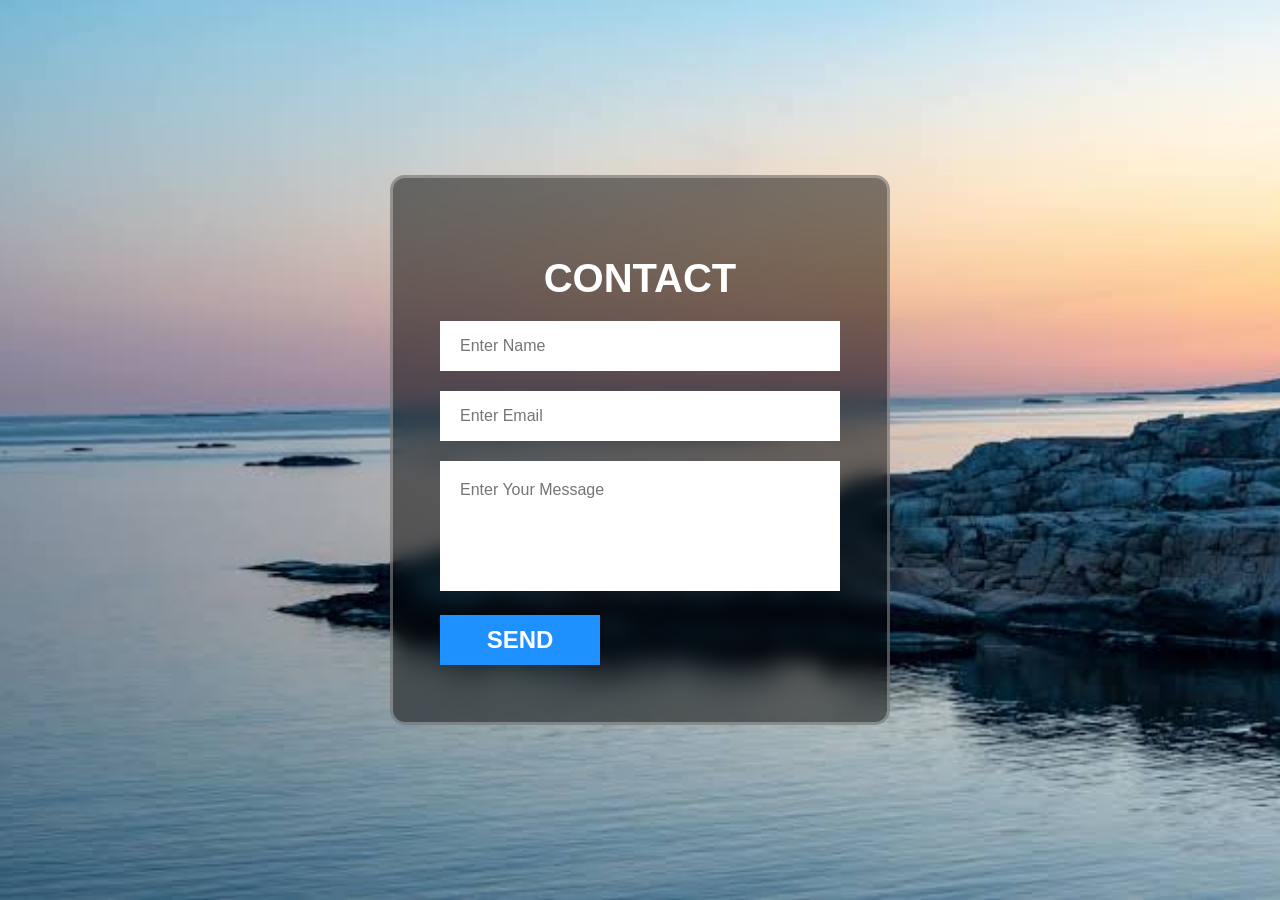
<file: HTML/Class 10/index.html>
<!DOCTYPE html>
<html lang="en">
<head>
    <meta charset="UTF-8">
    <meta name="viewport" content="width=device-width, initial-scale=1.0">
    <title>A. Contact Form</title>
    <link rel="stylesheet" href="style.css">
</head>
<body>
    <div class="container">
        <H1><b>CONTACT</b></H1>
        <form action="">
            <div class="form-group">
                <input type="text" placeholder="Enter Name">
            </div>
            <div class="form-group">
                <input type="email" placeholder="Enter Email">
            </div>
            <div class="form-group"> 
              <textarea  cols="" rows="5" placeholder="Enter Your Message"></textarea>

            </div>

            <input id="button" type="submit" value="send">
        </form>
    </div>
    
</body>
</html>
</file>
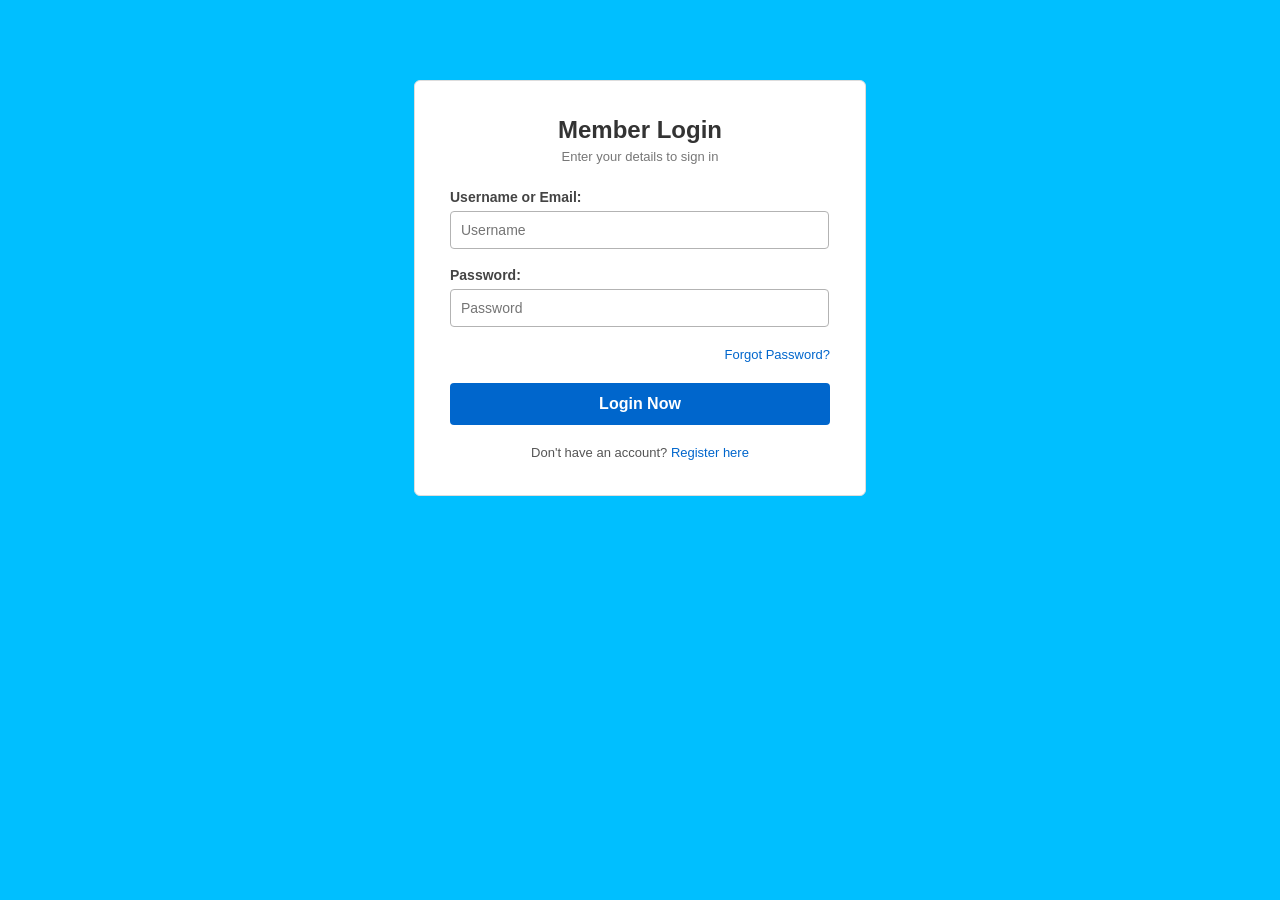
<file: HTML/Class 11/index.html>
<!DOCTYPE html>
<html lang="en">
<head>
    <meta charset="UTF-8">
    <title> A. Login Page</title>
    <link rel="stylesheet" href="style.css">
</head>
<body>

    <div class="login-container">
        <h2>Member Login</h2>
        <p>Enter your details to sign in</p>

        <form action="#" method="POST">
            
            <div class="form-control">
                <label>Username or Email:</label>
                <input type="text" name="username" placeholder="Username" required>
            </div>

            <div class="form-control">
                <label>Password:</label>
                <input type="password" name="password" placeholder="Password" required>
            </div>

        
            <div class="extra-links">
                <a href="#">Forgot Password?</a>
            </div>

            <input type="submit" value="Login Now" class="login-btn">
            
            <div class="signup-link">
                Don't have an account? <a href="#">Register here</a>
            </div>

        </form>
    </div>

</body>
</html>
</file>
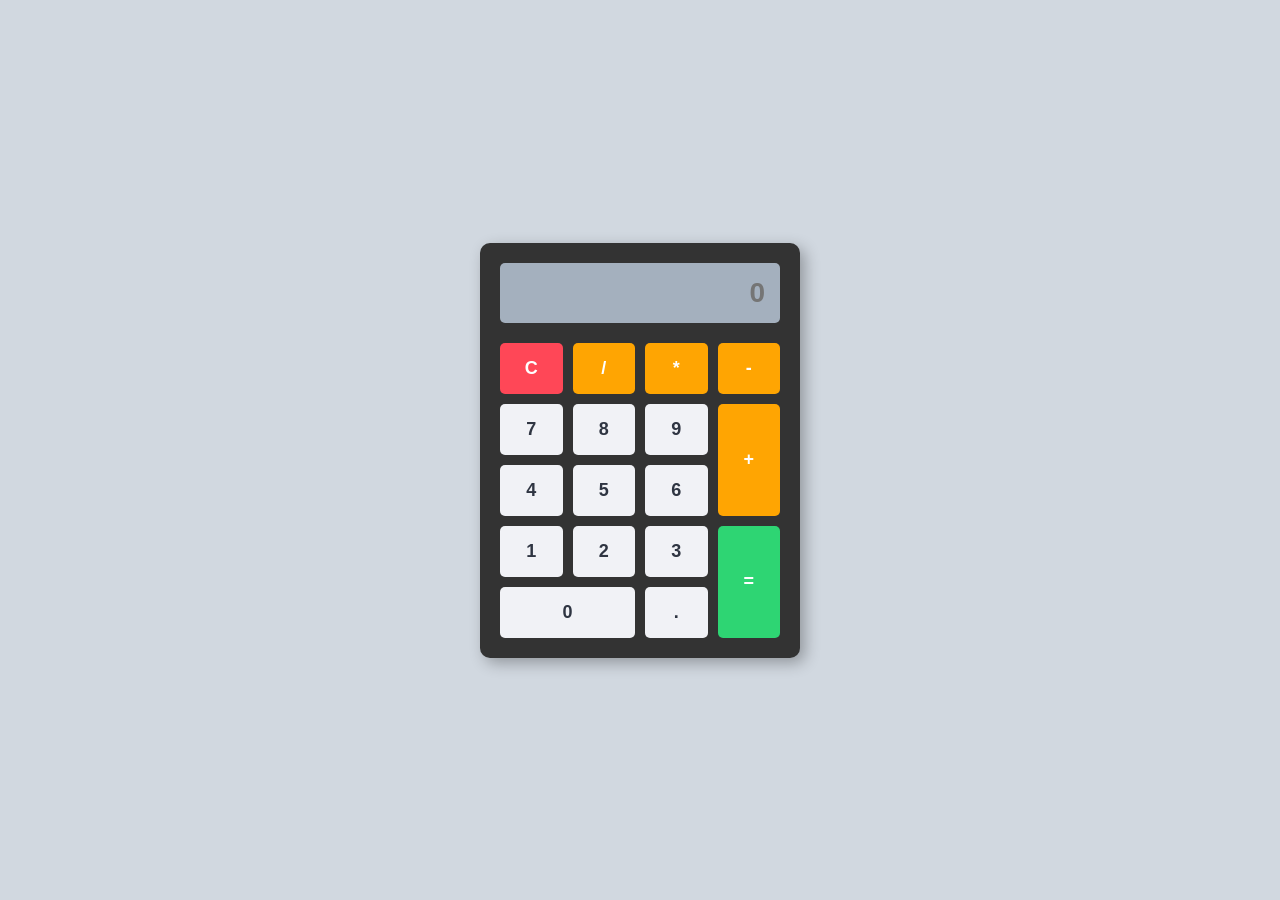
<file: HTML/Class 12/index.html>
<!DOCTYPE html>
<html lang="en">
<head>
    <meta charset="UTF-8">
    <title>My Simple Calculator</title>
    <link rel="stylesheet" href="style.css">
</head>
<body>

    <div class="calculator-box">
        <input type="text" class="display" placeholder="0" readonly>

        
        <div class="buttons-grid">
      
            <button class="btn btn-clear">C</button>
            <button class="btn btn-op">/</button>
            <button class="btn btn-op">*</button>
            <button class="btn btn-op">-</button>

           
            <button class="btn">7</button>
            <button class="btn">8</button>
            <button class="btn">9</button>
            <button class="btn btn-op" style="grid-row: span 2; height: 100%;">+</button> 

            
            <button class="btn">4</button>
            <button class="btn">5</button>
            <button class="btn">6</button>

            
            <button class="btn">1</button>
            <button class="btn">2</button>
            <button class="btn">3</button>
            <button class="btn btn-equal" style="grid-row: span 2; height: 100%;">=</button> 

            
            <button class="btn" style="grid-column: span 2; width: 100%;">0</button> 
            <button class="btn">.</button>
        </div>
    </div>

</body>
</html>
</file>
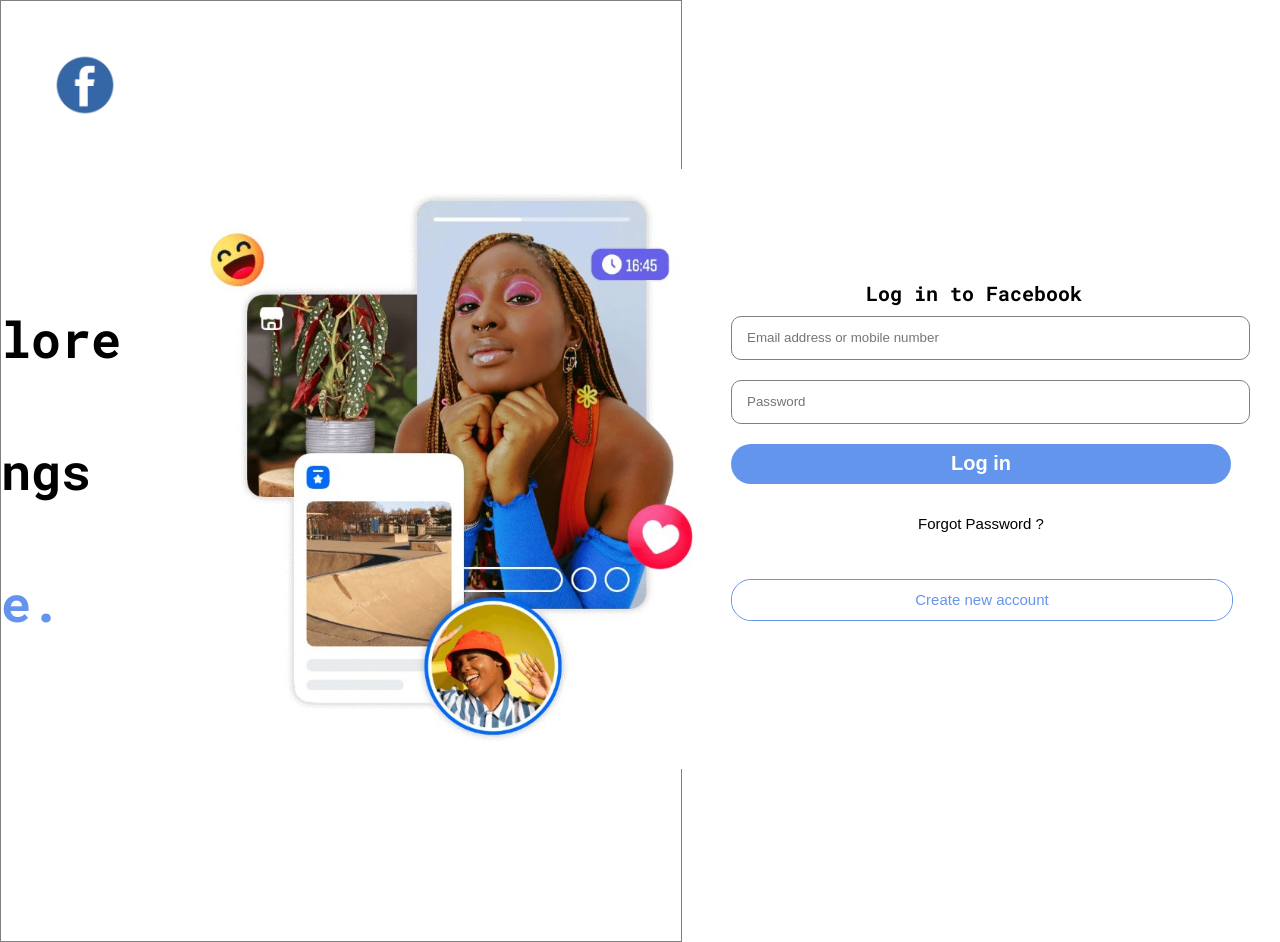
<file: HTML/Class 13/index.html>
<!DOCTYPE html>
<html lang="en">
<head>
    <meta charset="UTF-8">
    <meta name="viewport" content="width=device-width, initial-scale=1.0">
    <title>Facebook Login Page</title>
    <link rel="stylesheet" href="style.css">
    <link rel="preconnect" href="https://fonts.googleapis.com">
<link rel="preconnect" href="https://fonts.gstatic.com" crossorigin>
<link href="https://fonts.googleapis.com/css2?family=Roboto+Mono:ital,wght@0,100..700;1,100..700&display=swap" rel="stylesheet">
    
</head>
<body>
    <div id="container">
      <div id="left-box">
        <img src="img/pngwing.com (6).png" alt="" id="fb-logo">
        <h1>Explore the things <span id="blue"> you love.</span></h1>
        <div>
            <img src="img/Screenshot 2026-09-26 175755.jpg" alt="" width="200px" height="200px">
        </div>
      </div>
      <div id="Right-box">

        <h1>Log in to Facebook</h1>

        <form id="input-forms">

          <div id="email">
            <input type="email" placeholder="Email address or mobile number ">
          </div>

          <div id="password">
            <input type="password" placeholder="Password ">
          </div>

          <div id="login-button"><button>
            Log in 

          </button></div>

          <div id="forgot-password"><button>
            Forgot Password ?
          </button></div>
        
        <div id="new-acc"><button>
            Create new account 
          </button></div>

        </form>
      
    </div>
    
</body>
</html>
</file>
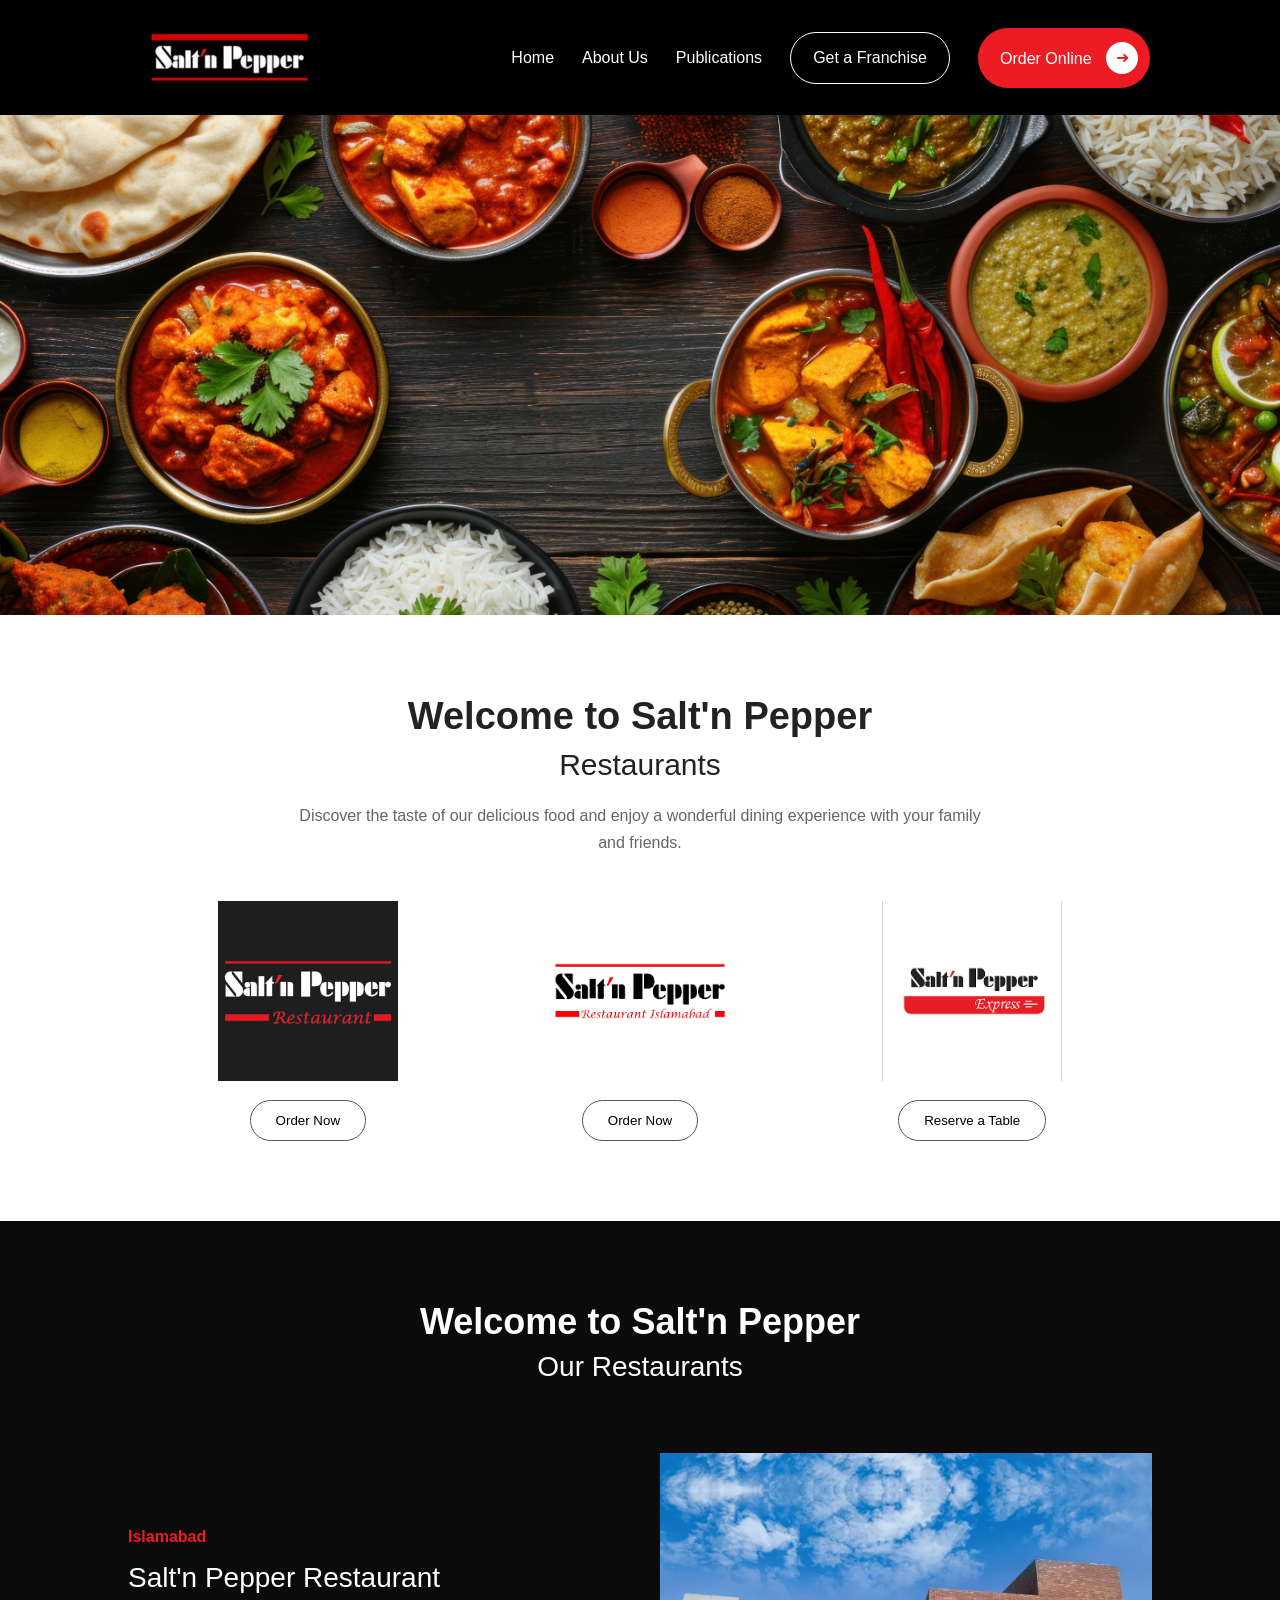
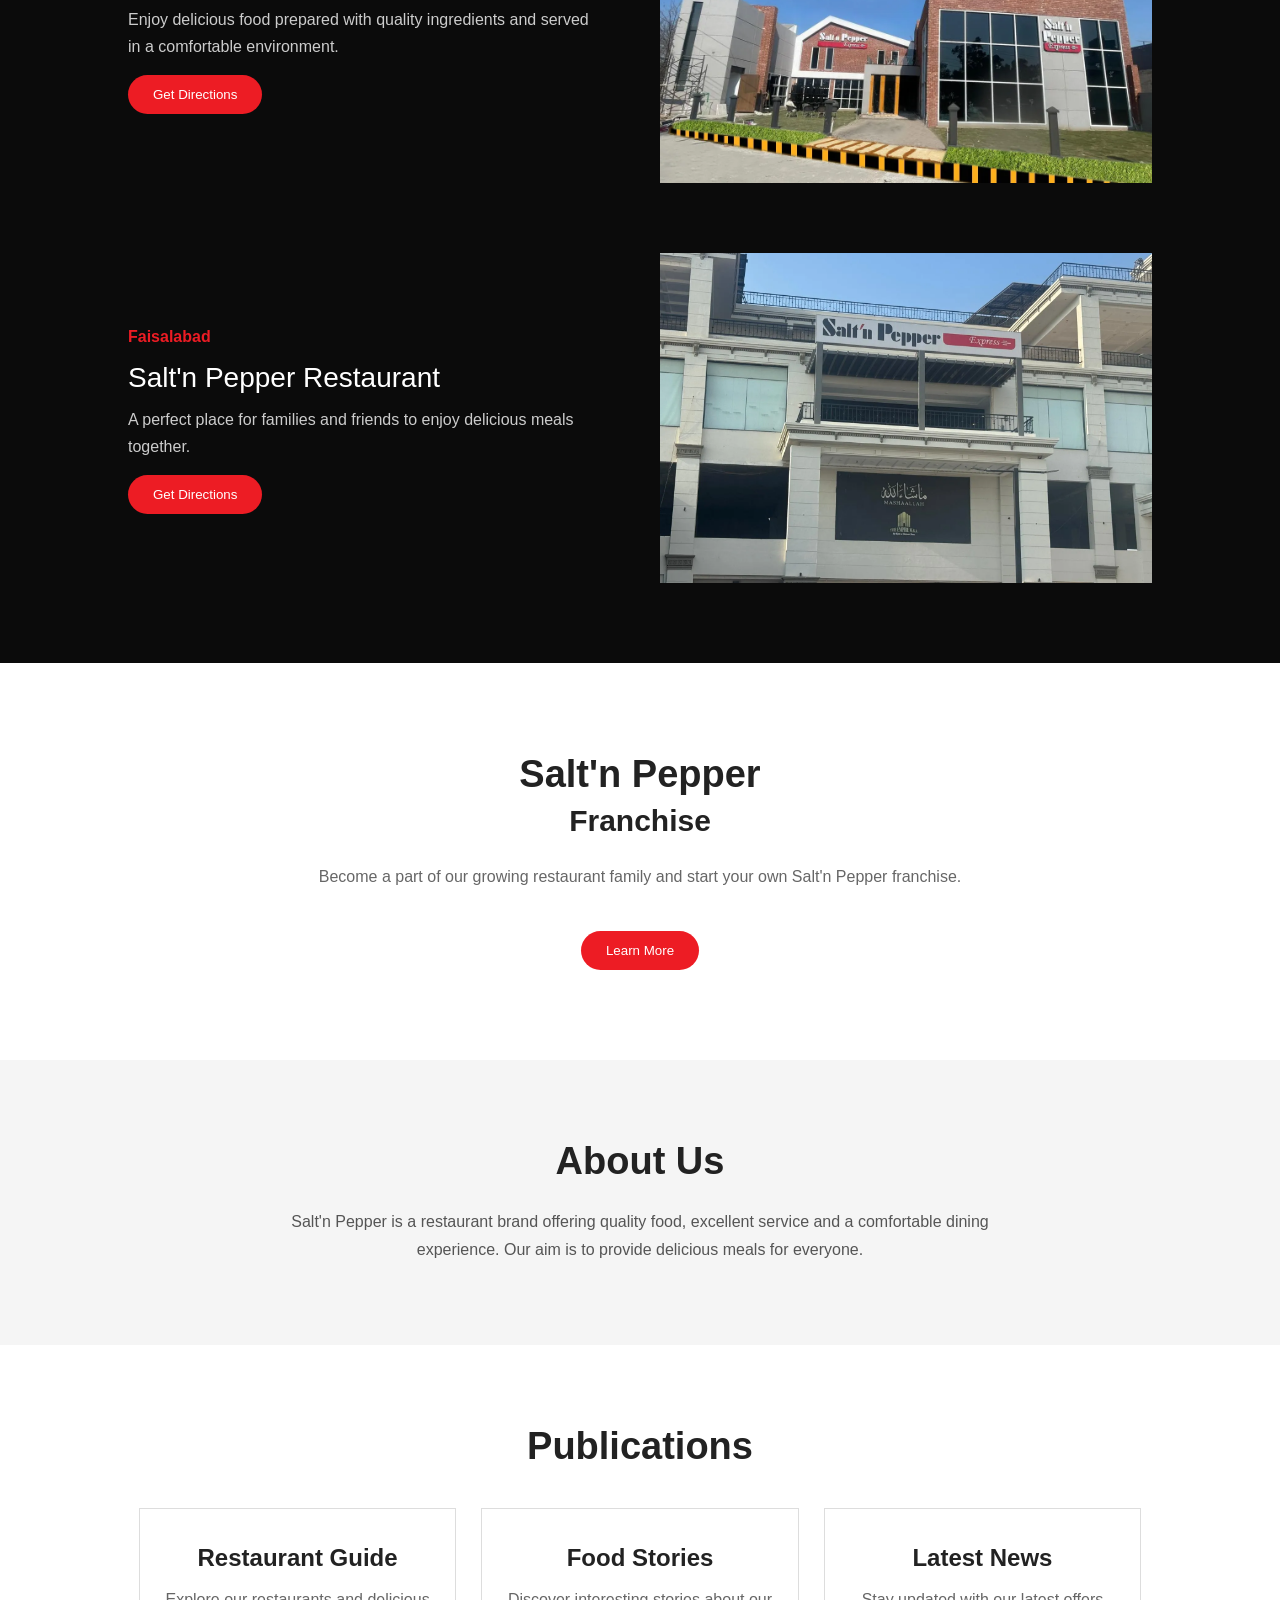
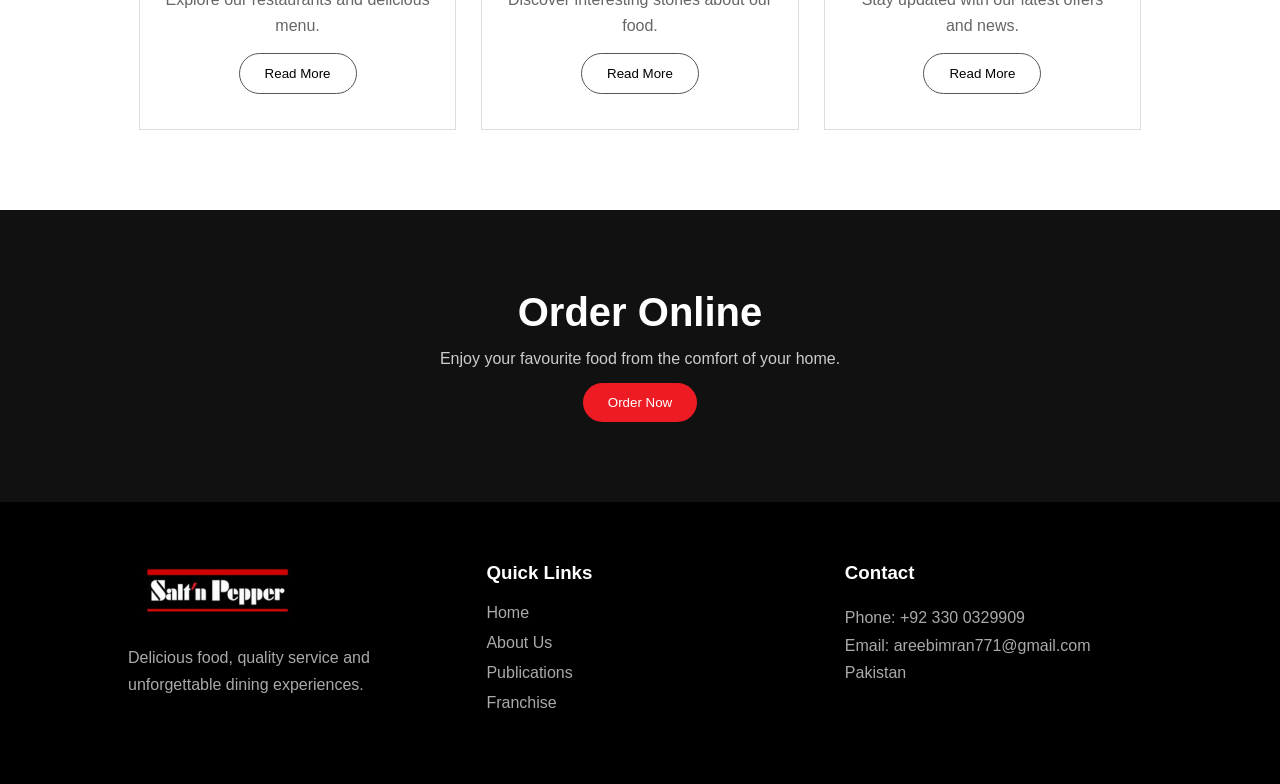
<file: HTML/Class 14/index.html>
<!DOCTYPE html>
<html lang="en">
<head>
    <meta charset="UTF-8">
    <meta name="viewport" content="width=device-width, initial-scale=1.0">
    <title>Salt'n Pepper Restaurant</title>
    <link rel="stylesheet" href="style.css">
    
</head>

<body>

    <nav>
        <div class="logo">
            <img src="img/images.jpg" alt="Salt'n Pepper">
        </div>

        <div class="links">
            <a href="#">Home</a>
            <a href="#about">About Us</a>
            <a href="#publications">Publications</a>
            <a href="#franchise" class="franchise">Get a Franchise</a>
            <a href="#order" class="order">Order Online <span>➜</span></a>
        </div>
    </nav>


    <section class="banner">
        <img src="img/vecteezy_ai-generated-assorted-indian-food-on-dark-wooden-background_36804355.jpg" alt="Restaurant">
    </section>


    <section class="welcome">
        <h1>Welcome to <b>Salt'n Pepper</b></h1>
        <h2>Restaurants</h2>

        <p>
            Discover the taste of our delicious food and enjoy a wonderful
            dining experience with your family and friends.
        </p>

        <div class="boxes">
            <div>
                <img src="img/logo/unnamed.png" alt="Restaurant">
                <button>Order Now</button>
            </div>

            <div>
                <img src="img/logo/images.png" alt="Restaurant">
                <button>Order Now</button>
            </div>

            <div>
                <img src="img/logo/images (1).png" alt="Restaurant">
                <button>Reserve a Table</button>
            </div>
        </div>
    </section>


    <section class="dark">
        <h1>Welcome to <b>Salt'n Pepper</b></h1>
        <h2>Our Restaurants</h2>

        <div class="restaurant">
            <div class="restaurant-text">
                <p class="red">Islamabad</p>
                <h2>Salt'n Pepper Restaurant</h2>
                <p>
                    Enjoy delicious food prepared with quality ingredients
                    and served in a comfortable environment.
                </p>

                <button>Get Directions</button>
            </div>

            <img src="img/bbac9f4a-2970-4bc4-b8a1-541857d96e79.webp" alt="Salt'n Pepper Restaurant">
        </div>

        <div class="restaurant reverse">
            <img src="img/8a2939b7-83fc-4971-b40c-72ced9dfd6f0.webp" alt="Salt'n Pepper Restaurant">

            <div class="restaurant-text">
                <p class="red">Faisalabad</p>
                <h2>Salt'n Pepper Restaurant</h2>
                <p>
                    A perfect place for families and friends to enjoy
                    delicious meals together.
                </p>

                <button>Get Directions</button>
            </div>
        </div>
    </section>


    <section class="franchise-section" id="franchise">
        <h1>Salt'n Pepper</h1>
        <h2>Franchise</h2>

        <p>
            Become a part of our growing restaurant family and start
            your own Salt'n Pepper franchise.
        </p>

        <button>Learn More</button>
    </section>


    <section class="about" id="about">
        <h1>About Us</h1>

        <p>
            Salt'n Pepper is a restaurant brand offering quality food,
            excellent service and a comfortable dining experience.
            Our aim is to provide delicious meals for everyone.
        </p>
    </section>


    <section class="publications" id="publications">
        <h1>Publications</h1>

        <div class="cards">
            <div>
                <h2>Restaurant Guide</h2>
                <p>Explore our restaurants and delicious menu.</p>
                <button>Read More</button>
            </div>

            <div>
                <h2>Food Stories</h2>
                <p>Discover interesting stories about our food.</p>
                <button>Read More</button>
            </div>

            <div>
                <h2>Latest News</h2>
                <p>Stay updated with our latest offers and news.</p>
                <button>Read More</button>
            </div>
        </div>
    </section>


    <section class="order-section" id="order">
        <h1>Order Online</h1>
        <p>Enjoy your favourite food from the comfort of your home.</p>

        <button>Order Now</button>
    </section>


    <footer>
        <div>
            <img src="img/images.jpg" alt="Salt'n Pepper">
            <p>
                Delicious food, quality service and unforgettable
                dining experiences.
            </p>
        </div>

        <div>
            <h3>Quick Links</h3>
            <a href="#">Home</a>
            <a href="#about">About Us</a>
            <a href="#publications">Publications</a>
            <a href="#franchise">Franchise</a>
        </div>

        <div>
            <h3>Contact</h3>
            <p>Phone: +92 330 0329909</p>
            <p>Email: areebimran771@gmail.com</p>
            <p>Pakistan</p>
        </div>
    </footer>

</body>
</html>
</file>
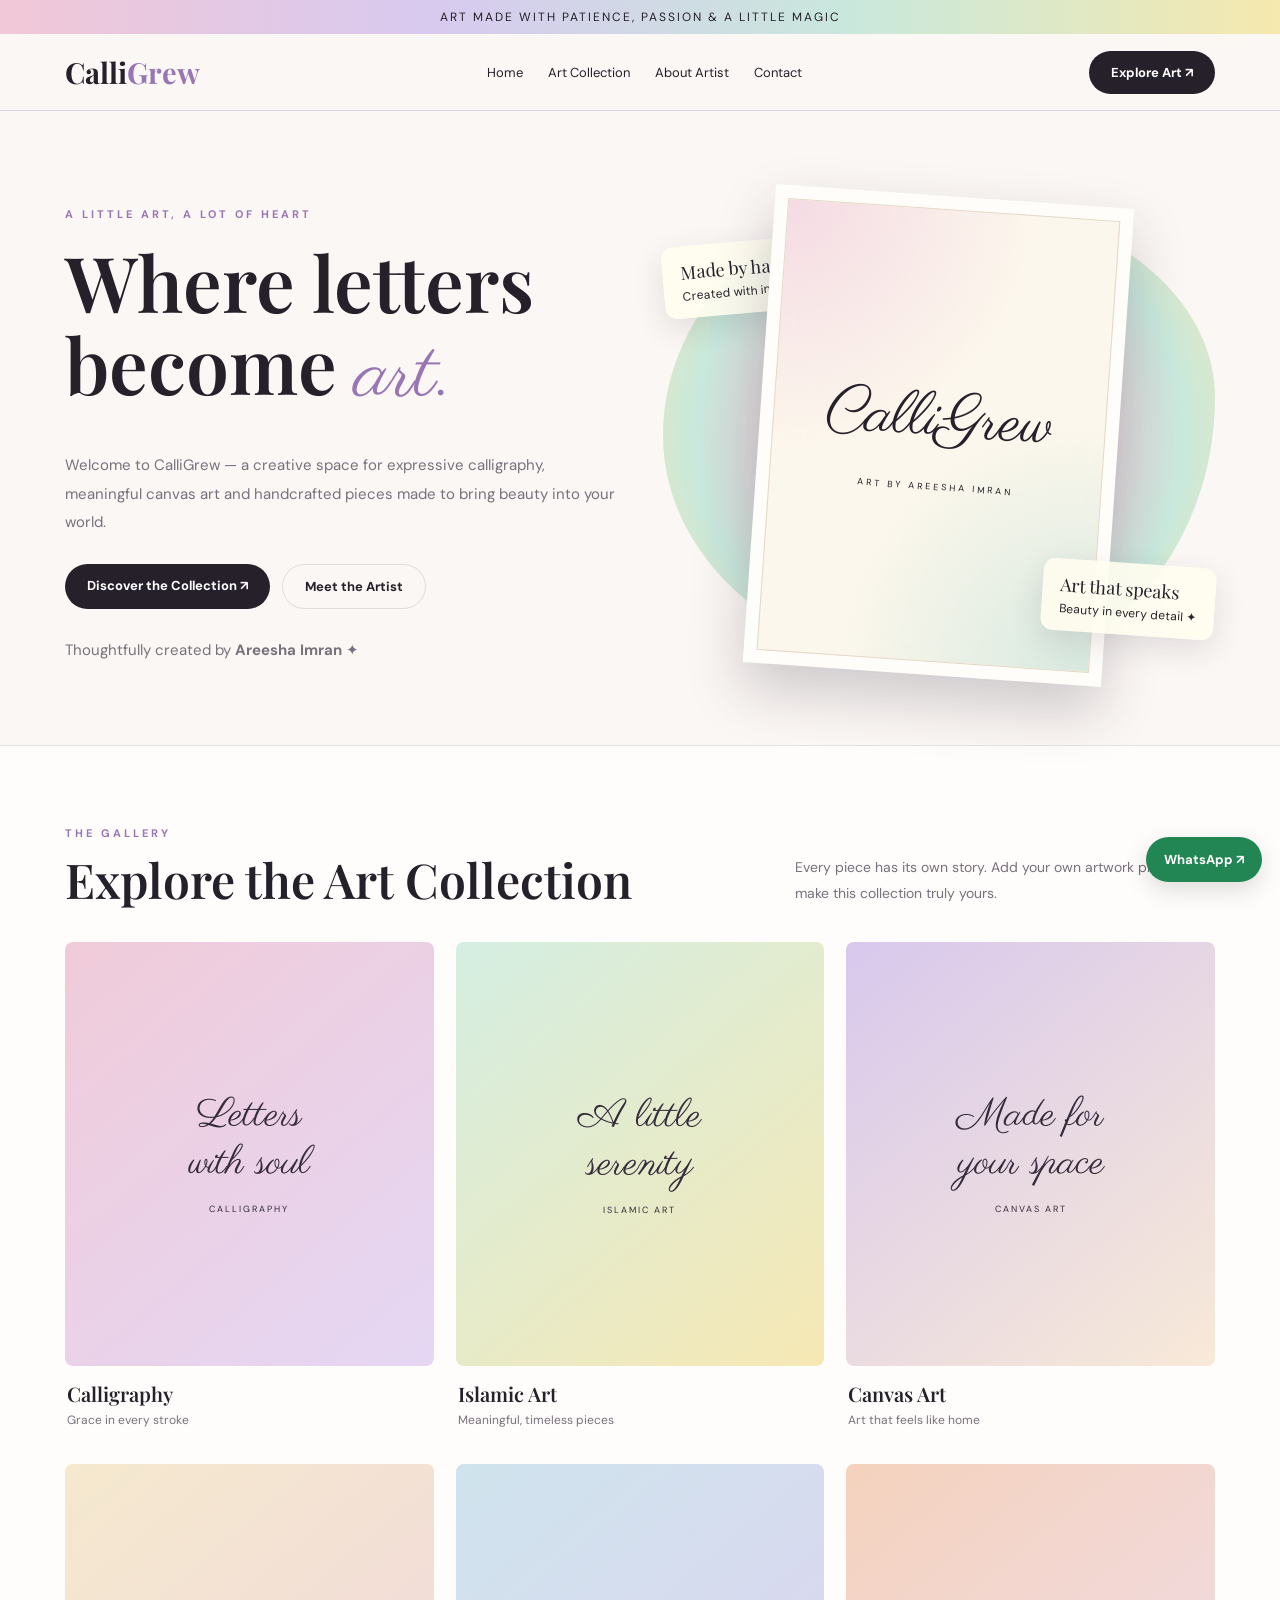
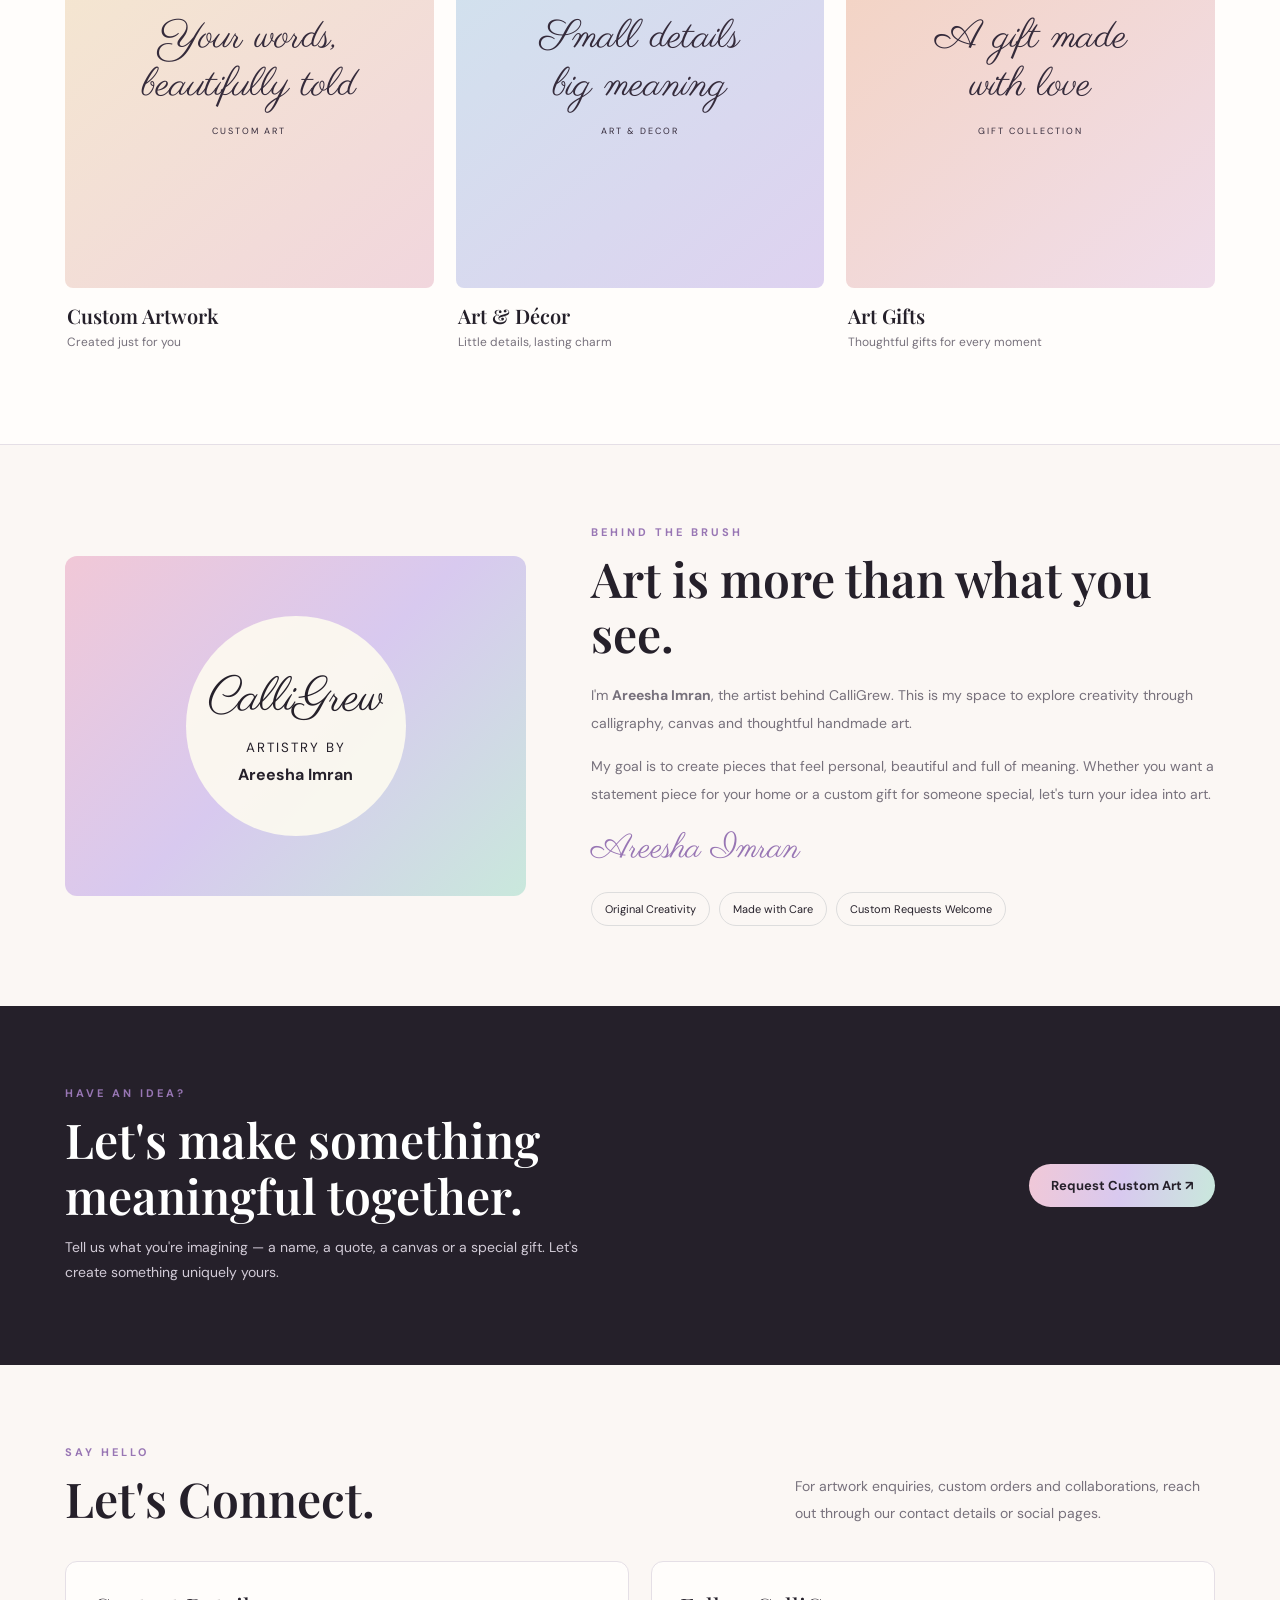
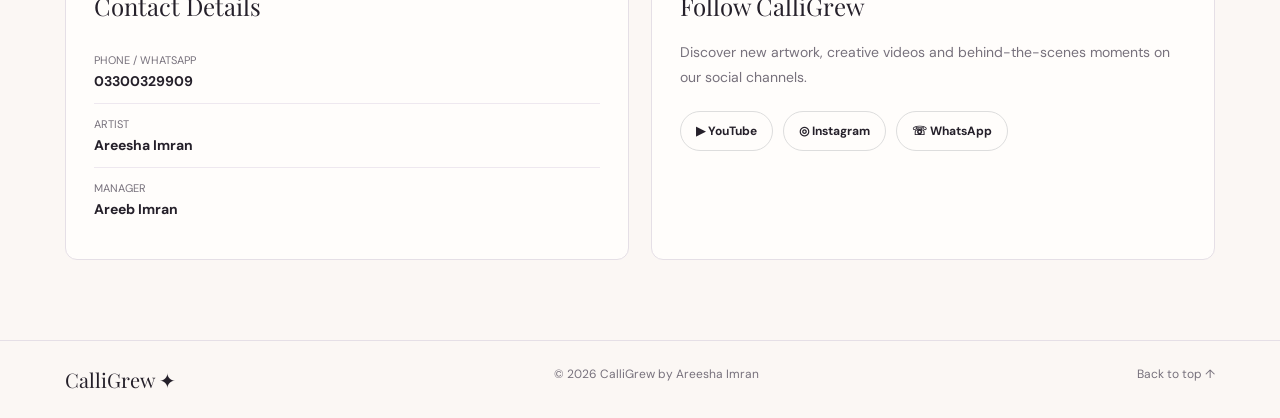
<file: HTML/class 16/index.html>
<!DOCTYPE html>
<html lang="en">
<head>
<meta charset="UTF-8">
<meta name="viewport" content="width=device-width, initial-scale=1.0">
<title>CalliGrew | Art by Areesha Imran</title>
<link href="https://fonts.googleapis.com/css2?family=DM+Sans:wght@400;500;700&family=Playfair+Display:wght@500;600;700&family=Parisienne&display=swap" rel="stylesheet">

<style>
:root {
  --cream:#fbf7f4;
  --pink:#f1c8d7;
  --lavender:#d8c9ef;
  --mint:#c9e8dc;
  --yellow:#f6e8ae;
  --ink:#25202a;
  --muted:#77717c;
}
* {box-sizing:border-box;margin:0;padding:0}
html {scroll-behavior:smooth}
body {font-family:'DM Sans',sans-serif;background:var(--cream);color:var(--ink)}
a {text-decoration:none;color:inherit}
.container {width:min(1150px,92%);margin:auto}
.topbar {
  text-align:center;padding:9px;
  background:linear-gradient(90deg,var(--pink),var(--lavender),var(--mint),var(--yellow));
  font-size:12px;letter-spacing:2px
}
header {position:sticky;top:0;background:#fbf7f4ed;backdrop-filter:blur(12px);z-index:10;border-bottom:1px solid #ddd5df}
nav {display:flex;align-items:center;justify-content:space-between;min-height:76px;gap:20px}
.logo {font:700 29px 'Playfair Display',serif}
.logo span {color:#9876b4}
.navlinks {display:flex;align-items:center;gap:25px;font-size:13px}
.navlinks a:hover {color:#9876b4}
.btn {
  display:inline-block;padding:13px 22px;border-radius:30px;
  background:var(--ink);color:white;font-weight:700;font-size:13px;
  transition:.2s;border:0;cursor:pointer
}
.btn:hover {transform:translateY(-3px)}
.btn-light {background:transparent;color:var(--ink);border:1px solid #ddd}
.menu {display:none;background:none;border:0;font-size:25px;cursor:pointer}
.hero {padding:85px 0 70px}
.hero-grid {display:grid;grid-template-columns:1fr 1fr;gap:45px;align-items:center}
.eyebrow {font-size:11px;letter-spacing:3px;text-transform:uppercase;color:#9876b4;font-weight:bold}
h1 {font:600 clamp(48px,6vw,80px)/1.05 'Playfair Display',serif;margin:20px 0}
h1 em {font:normal 1.05em 'Parisienne',cursive;color:#9876b4}
.hero p,.section-intro {color:var(--muted);line-height:1.9;font-size:15px}
.actions {display:flex;gap:12px;flex-wrap:wrap;margin:27px 0}
.art-showcase {
  min-height:420px;display:grid;place-items:center;position:relative;
  background:radial-gradient(circle,var(--lavender),var(--pink),var(--mint),var(--yellow));
  border-radius:48% 52% 45% 55%/50% 42% 58% 50%
}
.art-frame {width:65%;aspect-ratio:3/4;padding:13px;background:#fffdf9;box-shadow:0 25px 55px #33243c38;transform:rotate(4deg)}
.art-inner {
  height:100%;display:flex;flex-direction:column;justify-content:center;
  align-items:center;text-align:center;border:1px solid #e4d8c8;
  background:radial-gradient(circle at top left,#f5dbe4,transparent 45%),radial-gradient(circle at bottom right,#d7e9df,transparent 45%),#fcf7ec
}
.script {font:clamp(35px,5vw,62px) 'Parisienne',cursive}
.art-inner small {font-size:9px;letter-spacing:3px;margin-top:18px}
.float {
  position:absolute;background:#fffdf0e8;padding:14px 18px;
  border-radius:12px;box-shadow:0 10px 30px #33243c20;font-size:12px
}
.float strong {display:block;font:18px 'Playfair Display',serif;margin-bottom:4px}
.float.one {top:45px;left:0;transform:rotate(-5deg)}
.float.two {bottom:40px;right:0;transform:rotate(4deg)}
section {padding:80px 0}
.gallery-section {background:#fffdfb;border-block:1px solid #e5dfe6}
.section-head {display:flex;justify-content:space-between;align-items:end;gap:25px;margin-bottom:35px}
h2 {font:600 clamp(32px,4vw,48px)/1.15 'Playfair Display',serif;margin-top:12px}
.section-intro {max-width:420px;font-size:14px}
.gallery {display:grid;grid-template-columns:repeat(3,1fr);gap:22px}
.art-card {min-width:0}
.art-image {
  height:auto;aspect-ratio:4/4.6;border-radius:8px;overflow:hidden;
  display:grid;place-items:center;padding:15px;position:relative
}
.art-image img {position:absolute;width:100%;height:100%;inset:0;object-fit:cover}
.art-image .placeholder {font:40px/1.2 'Parisienne',cursive;text-align:center;color:#352b3b}
.placeholder small {display:block;font:9px 'DM Sans',sans-serif;letter-spacing:2px;margin-top:15px;text-transform:uppercase}
.pink {background:linear-gradient(140deg,#f0cbd9,#e5d7f4)}
.green {background:linear-gradient(140deg,#d4eee2,#f6e8b4)}
.lilac {background:linear-gradient(140deg,#d8c8ed,#f8e9d8)}
.cream {background:linear-gradient(140deg,#f5e9ce,#f1d6dd)}
.blue {background:linear-gradient(140deg,#cfe4ed,#ded2f0)}
.peach {background:linear-gradient(140deg,#f4d2bd,#f0ddeb)}
.art-info {padding:14px 2px}
.art-info h3 {font:600 20px 'Playfair Display',serif;margin-bottom:5px}
.art-info p {font-size:12px;color:var(--muted)}
.about-grid {display:grid;grid-template-columns:.85fr 1.15fr;gap:65px;align-items:center}
.about-art {
  min-height:340px;border-radius:12px;display:grid;place-items:center;
  background:linear-gradient(135deg,var(--pink),var(--lavender),var(--mint))
}
.about-circle {
  width:220px;height:220px;border-radius:50%;background:#fffdf0dd;
  display:flex;flex-direction:column;align-items:center;justify-content:center
}
.about-circle span {font:48px 'Parisienne',cursive}
.about-circle small {letter-spacing:2px;text-transform:uppercase;margin:8px}
.about-copy h2 {margin-bottom:20px}
.about-copy p {color:var(--muted);font-size:14px;line-height:2;margin-bottom:15px}
.signature {font:34px 'Parisienne',cursive;color:#9876b4;margin-top:18px}
.tags {display:flex;flex-wrap:wrap;gap:9px;margin-top:20px}
.tags span {border:1px solid #ddd;padding:9px 13px;border-radius:30px;font-size:11px}
.custom {background:var(--ink);color:white}
.custom-inner {display:flex;justify-content:space-between;align-items:center;gap:30px}
.custom h2 {margin:12px 0}
.custom p {color:#d2cbd7;line-height:1.8;max-width:540px;font-size:14px;margin-top:12px}
.custom .btn {background:linear-gradient(100deg,var(--pink),var(--lavender),var(--mint));color:var(--ink);white-space:nowrap}
.contact-grid {display:grid;grid-template-columns:1fr 1fr;gap:22px}
.contact-card {background:#fffdfb;border:1px solid #e5dfe6;border-radius:12px;padding:28px}
.contact-card h3 {font:24px 'Playfair Display',serif;margin-bottom:18px}
.contact-card p {font-size:14px;color:var(--muted);line-height:1.8}
.contact-row {padding:13px 0;border-bottom:1px solid #eee8ef;font-size:14px}
.contact-row:last-child {border:0}
.contact-row small {display:block;color:var(--muted);margin-bottom:5px;font-size:11px}
.socials {display:flex;gap:10px;flex-wrap:wrap;margin-top:20px}
.social {border:1px solid #ddd;padding:11px 15px;border-radius:30px;font-size:12px;font-weight:bold}
.social:hover {background:var(--lavender)}
footer {padding:25px 0;border-top:1px solid #e5dfe6;color:var(--muted);font-size:12px}
.footer-inner {display:flex;justify-content:space-between;gap:15px;flex-wrap:wrap}
.footer-logo {font:20px 'Playfair Display',serif;color:var(--ink)}
.whatsapp {
  position:fixed;right:18px;bottom:18px;background:#218653;color:white;
  border-radius:30px;padding:14px 18px;font-size:13px;font-weight:bold;
  box-shadow:0 8px 25px #0002;z-index:20
}
@media(max-width:800px) {
  .navlinks {display:none;position:absolute;top:76px;left:4%;width:92%;padding:22px;background:#fff;border:1px solid #ddd; border-radius:12px;flex-direction:column;align-items:flex-start}
  .navlinks.open {display:flex}
  nav>.btn {display:none}
  .menu {display:block}
  .hero-grid,.about-grid {grid-template-columns:1fr;gap:35px}
  .hero {padding-top:50px}
  .hero-copy {text-align:center}
  .hero-grid>div:first-child {text-align:center}
  .actions {justify-content:center}
  .art-showcase {min-height:350px}
  .section-head {align-items:flex-start;flex-direction:column}
  .gallery {grid-template-columns:repeat(2,1fr);gap:14px}
  .custom-inner {align-items:flex-start;flex-direction:column}
}
@media(max-width:520px) {
  section {padding:58px 0}
  .gallery {gap:12px}
  .art-image .placeholder {font-size:30px}
  .art-info h3 {font-size:16px}
  .contact-grid {grid-template-columns:1fr}
  .art-showcase {min-height:310px}
  .float {font-size:10px;padding:10px}
  .float.one {top:25px}
  .float.two {bottom:20px}
}
</style>
</head>

<body>
<div class="topbar">ART MADE WITH PATIENCE, PASSION & A LITTLE MAGIC</div>

<header>
  <nav class="container">
    <a class="logo" href="#home">Calli<span>Grew</span></a>
    <div class="navlinks" id="navlinks">
      <a href="#home">Home</a>
      <a href="#collection">Art Collection</a>
      <a href="#about">About Artist</a>
      <a href="#contact">Contact</a>
    </div>
    <a class="btn" href="#collection">Explore Art ↗</a>
    <button class="menu" id="menu" aria-label="Open menu">☰</button>
  </nav>
</header>

<main>
<section class="hero" id="home">
  <div class="container hero-grid">
    <div>
      <div class="eyebrow">A little art, a lot of heart</div>
      <h1>Where letters<br>become <em>art.</em></h1>
      <p class="hero-copy">Welcome to CalliGrew — a creative space for expressive calligraphy, meaningful canvas art and handcrafted pieces made to bring beauty into your world.</p>
      <div class="actions">
        <a class="btn" href="#collection">Discover the Collection ↗</a>
        <a class="btn btn-light" href="#about">Meet the Artist</a>
      </div>
      <p>Thoughtfully created by <strong>Areesha Imran</strong> ✦</p>
    </div>
    <div class="art-showcase">
      <div class="float one"><strong>Made by hand</strong>Created with intention</div>
      <div class="art-frame">
        <div class="art-inner">
          <div class="script">CalliGrew</div>
          <small>ART BY AREESHA IMRAN</small>
        </div>
      </div>
      <div class="float two"><strong>Art that speaks</strong>Beauty in every detail ✦</div>
    </div>
  </div>
</section>

<section class="gallery-section" id="collection">
  <div class="container">
    <div class="section-head">
      <div><div class="eyebrow">The Gallery</div><h2>Explore the Art Collection</h2></div>
      <p class="section-intro">Every piece has its own story. Add your own artwork photos to make this collection truly yours.</p>
    </div>

    <div class="gallery">
      <!-- Replace each placeholder with your own image.
           Example: <img src="images/art1.jpg" alt="My calligraphy artwork"> -->
      <article class="art-card">
        <div class="art-image pink"><div class="placeholder">Letters<br>with soul<small>Calligraphy</small></div></div>
        <div class="art-info"><h3>Calligraphy</h3><p>Grace in every stroke</p></div>
      </article>
      <article class="art-card">
        <div class="art-image green"><div class="placeholder">A little<br>serenity<small>Islamic Art</small></div></div>
        <div class="art-info"><h3>Islamic Art</h3><p>Meaningful, timeless pieces</p></div>
      </article>
      <article class="art-card">
        <div class="art-image lilac"><div class="placeholder">Made for<br>your space<small>Canvas Art</small></div></div>
        <div class="art-info"><h3>Canvas Art</h3><p>Art that feels like home</p></div>
      </article>
      <article class="art-card">
        <div class="art-image cream"><div class="placeholder">Your words,<br>beautifully told<small>Custom Art</small></div></div>
        <div class="art-info"><h3>Custom Artwork</h3><p>Created just for you</p></div>
      </article>
      <article class="art-card">
        <div class="art-image blue"><div class="placeholder">Small details<br>big meaning<small>Art & Decor</small></div></div>
        <div class="art-info"><h3>Art & Décor</h3><p>Little details, lasting charm</p></div>
      </article>
      <article class="art-card">
        <div class="art-image peach"><div class="placeholder">A gift made<br>with love<small>Gift Collection</small></div></div>
        <div class="art-info"><h3>Art Gifts</h3><p>Thoughtful gifts for every moment</p></div>
      </article>
    </div>
  </div>
</section>

<section id="about">
  <div class="container about-grid">
    <div class="about-art">
      <div class="about-circle">
        <span>CalliGrew</span>
        <small>Artistry by</small>
        <strong>Areesha Imran</strong>
      </div>
    </div>
    <div class="about-copy">
      <div class="eyebrow">Behind the Brush</div>
      <h2>Art is more than what you see.</h2>
      <p>I'm <strong>Areesha Imran</strong>, the artist behind CalliGrew. This is my space to explore creativity through calligraphy, canvas and thoughtful handmade art.</p>
      <p>My goal is to create pieces that feel personal, beautiful and full of meaning. Whether you want a statement piece for your home or a custom gift for someone special, let's turn your idea into art.</p>
      <div class="signature">Areesha Imran</div>
      <div class="tags"><span>Original Creativity</span><span>Made with Care</span><span>Custom Requests Welcome</span></div>
    </div>
  </div>
</section>

<section class="custom">
  <div class="container custom-inner">
    <div>
      <div class="eyebrow">Have an idea?</div>
      <h2>Let's make something<br>meaningful together.</h2>
      <p>Tell us what you're imagining — a name, a quote, a canvas or a special gift. Let's create something uniquely yours.</p>
    </div>
    <a class="btn" href="https://wa.me/923300329909?text=Assalam-o-Alaikum%2C%20I%20am%20interested%20in%20CalliGrew%20artwork." target="_blank" rel="noopener">Request Custom Art ↗</a>
  </div>
</section>

<section id="contact">
  <div class="container">
    <div class="section-head">
      <div><div class="eyebrow">Say Hello</div><h2>Let's Connect.</h2></div>
      <p class="section-intro">For artwork enquiries, custom orders and collaborations, reach out through our contact details or social pages.</p>
    </div>
    <div class="contact-grid">
      <div class="contact-card">
        <h3>Contact Details</h3>
        <div class="contact-row"><small>PHONE / WHATSAPP</small><strong><a href="https://wa.me/923300329909" target="_blank" rel="noopener">03300329909</a></strong></div>
        <div class="contact-row"><small>ARTIST</small><strong>Areesha Imran</strong></div>
        <div class="contact-row"><small>MANAGER</small><strong>Areeb Imran</strong></div>
      </div>
      <div class="contact-card">
        <h3>Follow CalliGrew</h3>
        <p>Discover new artwork, creative videos and behind-the-scenes moments on our social channels.</p>
        <div class="socials">
          <a class="social" href="https://www.youtube.com/channel/UCfrd2mQZhO7TUWaKWUXDBTA" target="_blank" rel="noopener">▶ YouTube</a>
          <a class="social" href="https://www.instagram.com/calligrew/" target="_blank" rel="noopener">◎ Instagram</a>
          <a class="social" href="https://wa.me/923300329909" target="_blank" rel="noopener">☏ WhatsApp</a>
        </div>
      </div>
    </div>
  </div>
</section>
</main>

<footer>
  <div class="container footer-inner">
    <a class="footer-logo" href="#home">CalliGrew ✦</a>
    <span>© <span id="year"></span> CalliGrew by Areesha Imran</span>
    <a href="#home">Back to top ↑</a>
  </div>
</footer>

<a class="whatsapp" href="https://wa.me/923300329909" target="_blank" rel="noopener">WhatsApp ↗</a>

<script>
const menu = document.getElementById('menu');
const navlinks = document.getElementById('navlinks');

menu.addEventListener('click', () => {
  navlinks.classList.toggle('open');
  menu.textContent = navlinks.classList.contains('open') ? '×' : '☰';
});

navlinks.querySelectorAll('a').forEach(link => {
  link.addEventListener('click', () => {
    navlinks.classList.remove('open');
    menu.textContent = '☰';
  });
});

document.getElementById('year').textContent = new Date().getFullYear();
</script>
</body>
</html>
</file>
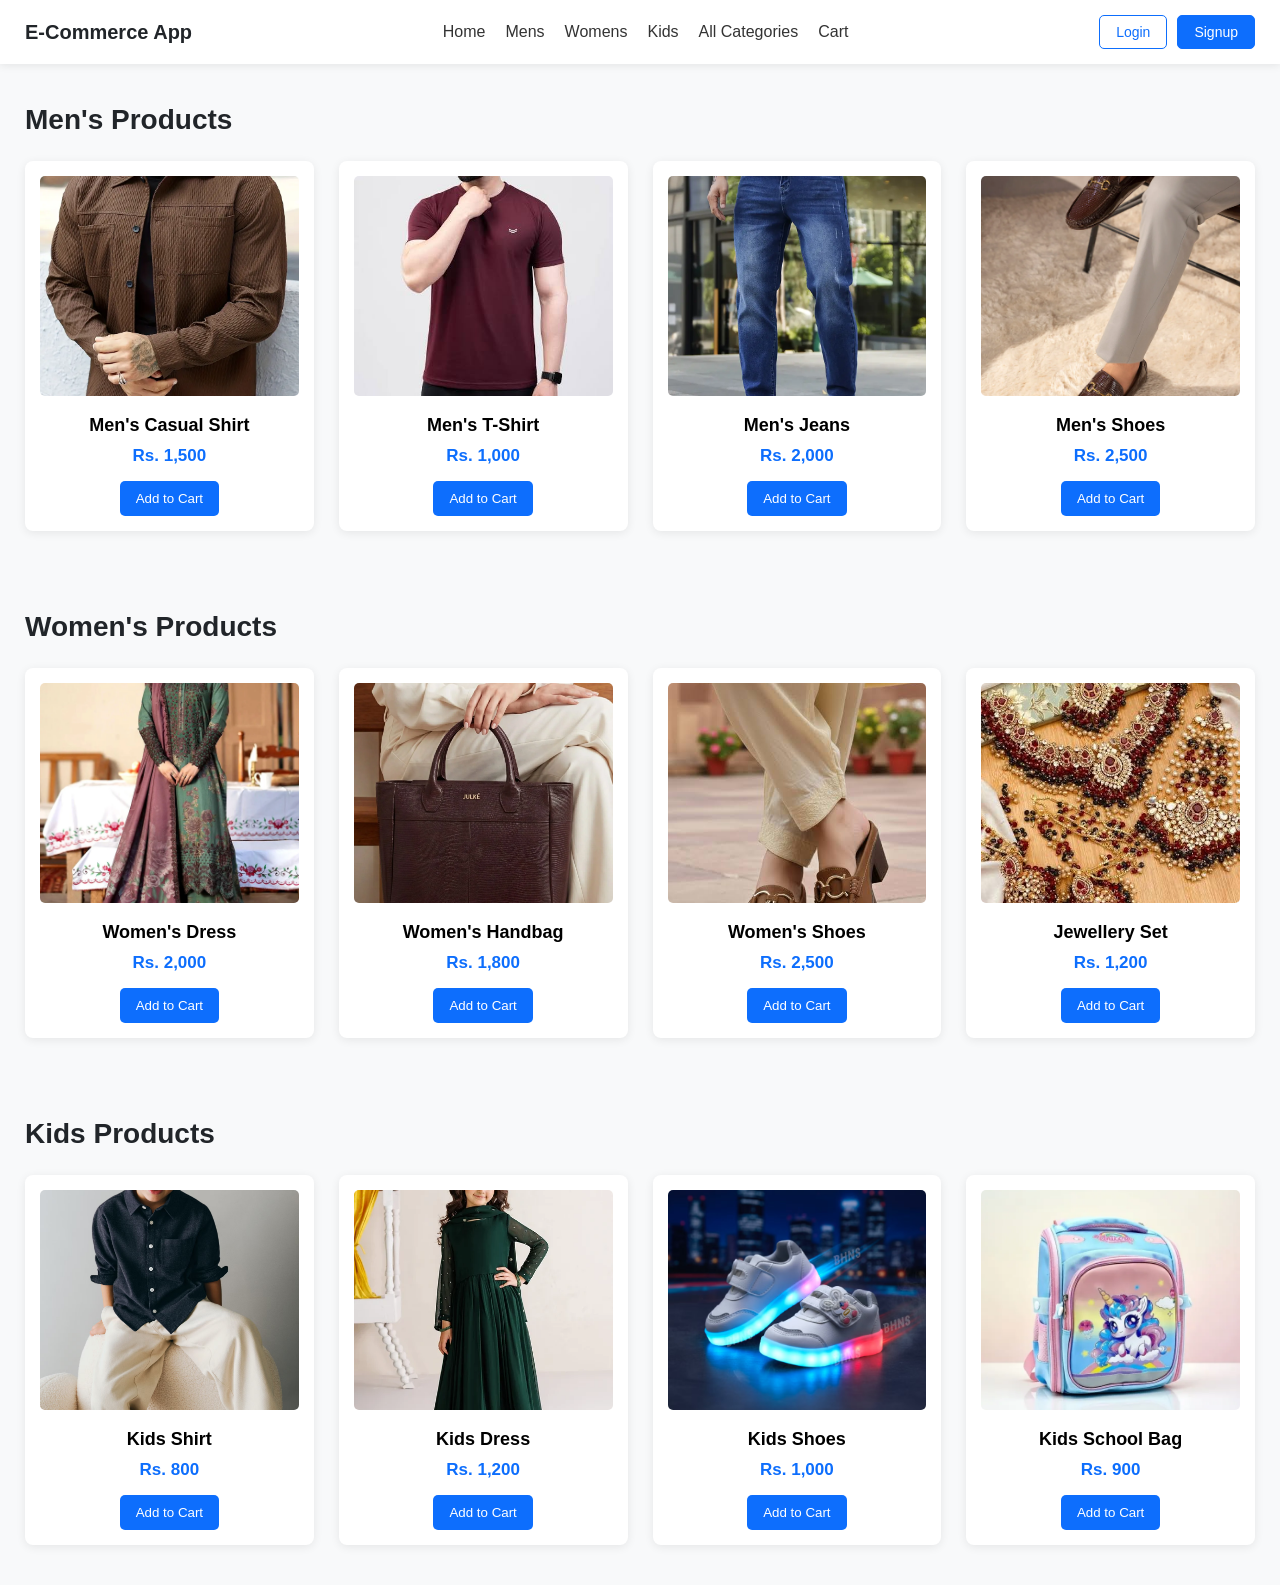
<file: HTML/class 18/index.html>
<!DOCTYPE html>
<html lang="en">
<head>
    <meta charset="UTF-8">
    <meta name="viewport" content="width=device-width, initial-scale=1.0">
    <title>E-commerce App</title>
    <link rel="stylesheet" href="style.css">
</head>
<body>
    <nav id="Navbar">
        <a href="">E-Commerce App</a>
        <div id="Categories">
            <a href="#Navbar">Home</a>
            <a href="#mens">Mens</a>
            <a href="#womens">Womens</a>
            <a href="#kids">Kids</a>
            <a href="">All Categories</a>
            <a href="">Cart</a>
            </div>
        
        <div id="btn">
            <button>Login</button>
            <button>Signup</button>
        </div>
    </nav>
    
<section id="mens">
    <h2>Men's Products</h2>

    <div class="product-container">

        <div class="product-card">
            <img src="img/Men casual shirt.webp" alt="Men's Shirt">
            <h3>Men's Casual Shirt</h3>
            <p>Rs. 1,500</p>
            <button>Add to Cart</button>
        </div>

        <div class="product-card">
            <img src="img/Men t shirt.jfif" alt="Men's T-Shirt">
            <h3>Men's T-Shirt</h3>
            <p>Rs. 1,000</p>
            <button>Add to Cart</button>
        </div>

        <div class="product-card">
            <img src="img/men jeans.webp" alt="Men's Jeans">
            <h3>Men's Jeans</h3>
            <p>Rs. 2,000</p>
            <button>Add to Cart</button>
        </div>

        <div class="product-card">
            <img src="img/mens shoes.webp" alt="Men's Shoes">
            <h3>Men's Shoes</h3>
            <p>Rs. 2,500</p>
            <button>Add to Cart</button>
        </div>

    </div>
</section>


<section id="womens">
    <h2>Women's Products</h2>

    <div class="product-container">
        <div class="product-card">
            <img src="img/Women dress.webp" alt="Women's Dress">
            <h3>Women's Dress</h3>
            <p>Rs. 2,000</p>
            <button>Add to Cart</button>
        </div>

        <div class="product-card">
            <img src="img/Women handbags.webp" alt="Handbag">
            <h3>Women's Handbag</h3>
            <p>Rs. 1,800</p>
            <button>Add to Cart</button>
        </div>

        <div class="product-card">
            <img src="img/Women shoes.jfif" alt="Women's Shoes">
            <h3>Women's Shoes</h3>
            <p>Rs. 2,500</p>
            <button>Add to Cart</button>
        </div>

        <div class="product-card">
            <img src="img/Women jewerely.jfif" alt="Jewellery">
            <h3>Jewellery Set</h3>
            <p>Rs. 1,200</p>
            <button>Add to Cart</button>
        </div>
    </div>
</section>

<section id="kids">
    <h2>Kids Products</h2>

    <div class="product-container">
        <div class="product-card">
            <img src="img/kids shirt.avif" alt="Kids Shirt">
            <h3>Kids Shirt</h3>
            <p>Rs. 800</p>
            <button>Add to Cart</button>
        </div>

        <div class="product-card">
            <img src="img/kid dress.webp" alt="Kids Dress">
            <h3>Kids Dress</h3>
            <p>Rs. 1,200</p>
            <button>Add to Cart</button>
        </div>

        <div class="product-card">
            <img src="img/kids shoes.avif" alt="Kids Shoes">
            <h3>Kids Shoes</h3>
            <p>Rs. 1,000</p>
            <button>Add to Cart</button>
        </div>

        <div class="product-card">
            <img src="img/Kids bags.webp" alt="Kids Bag">
            <h3>Kids School Bag</h3>
            <p>Rs. 900</p>
            <button>Add to Cart</button>
        </div>
    </div>
</section>


    
</body>
</html>
</file>
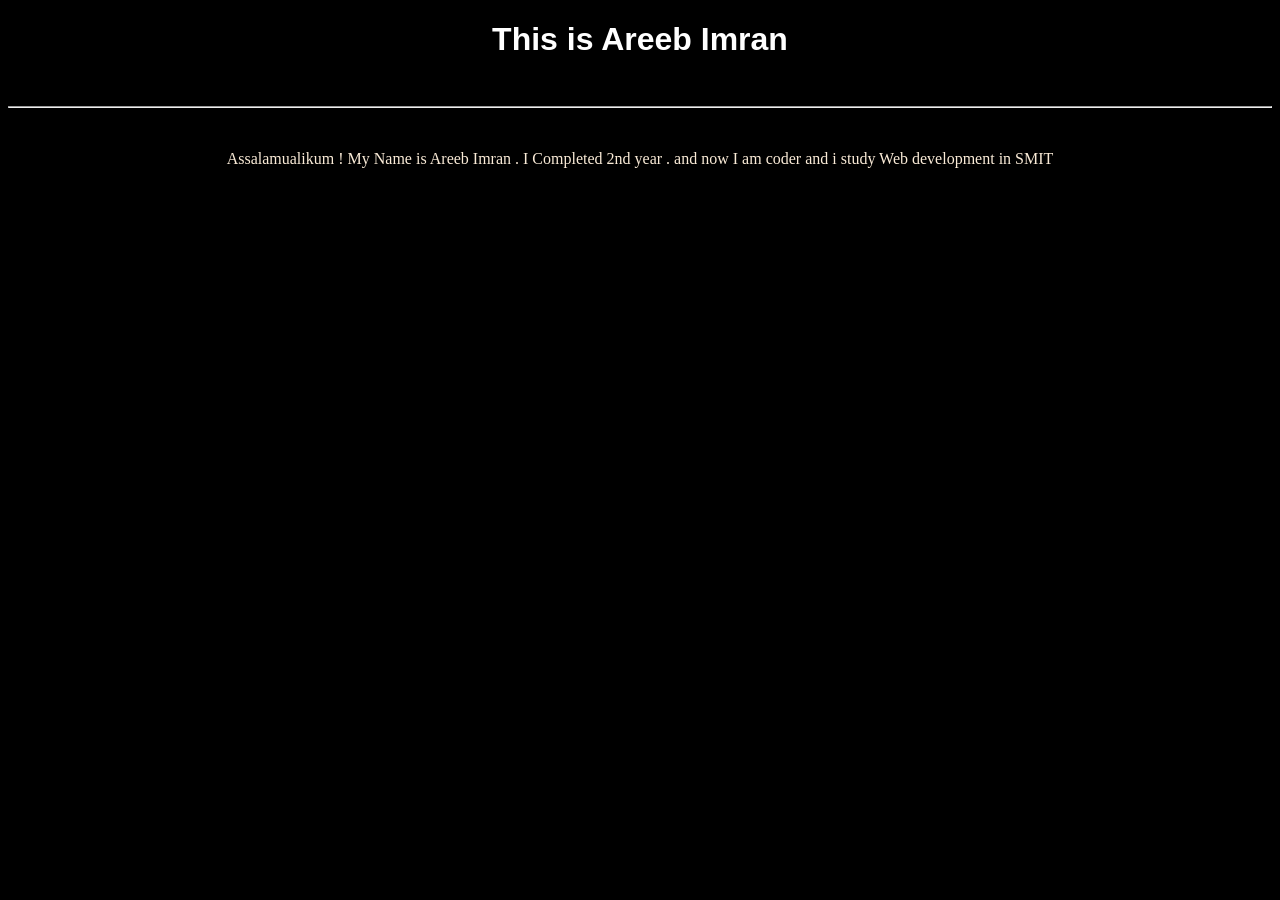
<file: HTML/Class 7/index.html>
<!DOCTYPE html>
<html lang="en">
<head>
    <meta charset="UTF-8">
    <meta name="viewport" content="width=device-width, initial-scale=1.0">
    <title>Areeb</title>
    <link rel="stylesheet" href="style.css">
</head>
<body>

    <h1>This is Areeb Imran </h1>
    <br>
    <hr>
    <br>
    <p>Assalamualikum !  My Name is Areeb Imran . I Completed 2nd year . and now I am coder and i study Web development in SMIT 
    </p>
    
</body>
</html>
</file>
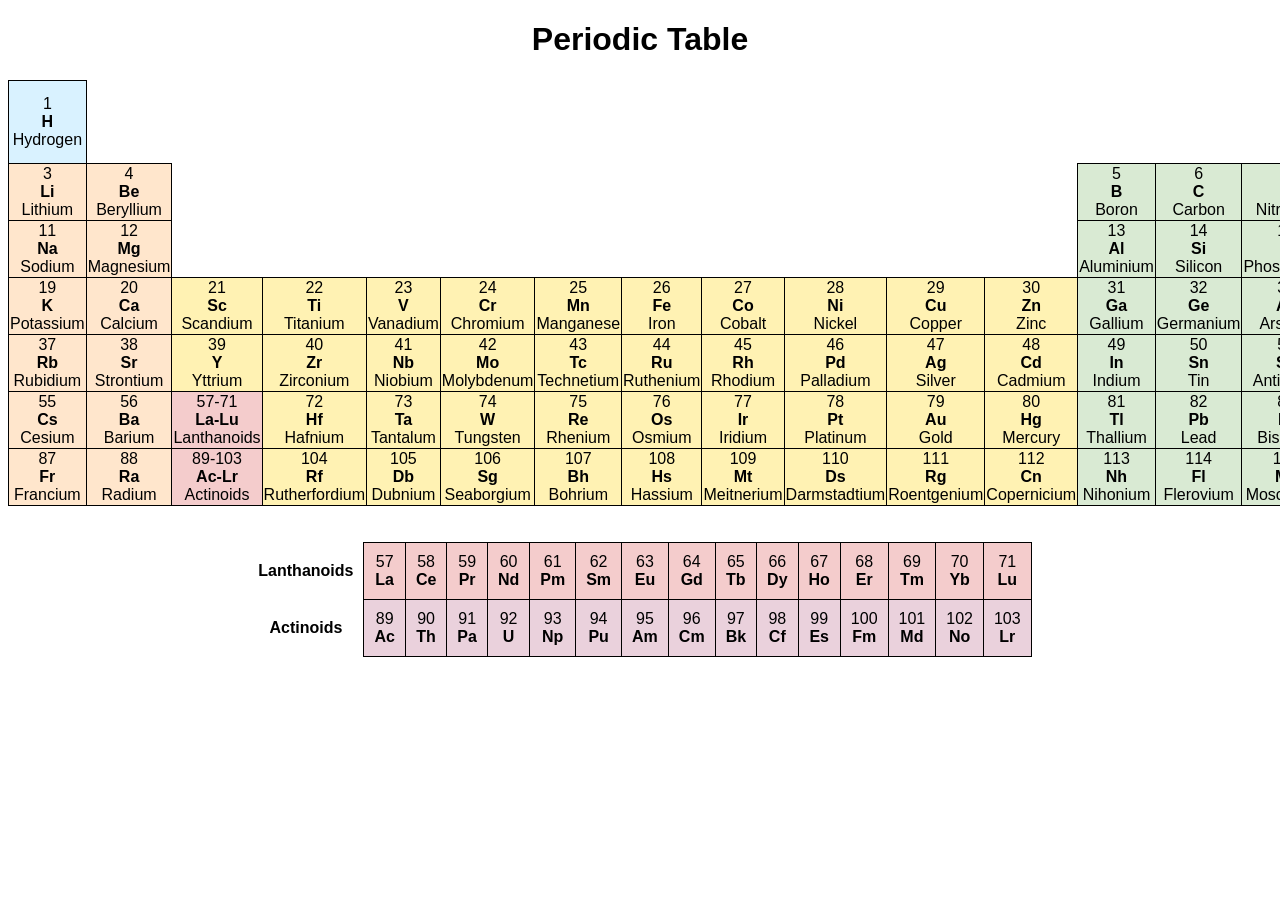
<file: HTML/Class 9/index.html>
<!DOCTYPE html>
<html>
<head>
    <title>Periodic Table</title>
</head>

<body>

<h1 style="text-align:center; font-family:Arial;">
    Periodic Table
</h1>

<table style="border-collapse:collapse; margin:auto; text-align:center; font-family:Arial;">

    
    <tr>

        <td style="border:1px solid black; background:#d9f2ff; width:80px; height:80px;">
            1<br>
            <b>H</b><br>
            Hydrogen
        </td>

        <td colspan="16"></td>

        <td style="border:1px solid black; background:#d9f2ff; width:80px;">
            2<br>
            <b>He</b><br>
            Helium
        </td>

    </tr>


    
    <tr>

        <td style="border:1px solid black; background:#ffe6cc;">
            3<br>
            <b>Li</b><br>
            Lithium
        </td>

        <td style="border:1px solid black; background:#ffe6cc;">
            4<br>
            <b>Be</b><br>
            Beryllium
        </td>

        <td colspan="10"></td>

        <td style="border:1px solid black; background:#d9ead3;">
            5<br>
            <b>B</b><br>
            Boron
        </td>

        <td style="border:1px solid black; background:#d9ead3;">
            6<br>
            <b>C</b><br>
            Carbon
        </td>

        <td style="border:1px solid black; background:#d9ead3;">
            7<br>
            <b>N</b><br>
            Nitrogen
        </td>

        <td style="border:1px solid black; background:#d9ead3;">
            8<br>
            <b>O</b><br>
            Oxygen
        </td>

        <td style="border:1px solid black; background:#d9ead3;">
            9<br>
            <b>F</b><br>
            Fluorine
        </td>

        <td style="border:1px solid black; background:#d9ead3;">
            10<br>
            <b>Ne</b><br>
            Neon
        </td>

    </tr>


    <!-- PERIOD 3 -->
    <tr>

        <td style="border:1px solid black; background:#ffe6cc;">
            11<br>
            <b>Na</b><br>
            Sodium
        </td>

        <td style="border:1px solid black; background:#ffe6cc;">
            12<br>
            <b>Mg</b><br>
            Magnesium
        </td>

        <td colspan="10"></td>

        <td style="border:1px solid black; background:#d9ead3;">
            13<br>
            <b>Al</b><br>
            Aluminium
        </td>

        <td style="border:1px solid black; background:#d9ead3;">
            14<br>
            <b>Si</b><br>
            Silicon
        </td>

        <td style="border:1px solid black; background:#d9ead3;">
            15<br>
            <b>P</b><br>
            Phosphorus
        </td>

        <td style="border:1px solid black; background:#d9ead3;">
            16<br>
            <b>S</b><br>
            Sulfur
        </td>

        <td style="border:1px solid black; background:#d9ead3;">
            17<br>
            <b>Cl</b><br>
            Chlorine
        </td>

        <td style="border:1px solid black; background:#d9ead3;">
            18<br>
            <b>Ar</b><br>
            Argon
        </td>

    </tr>


    <!-- PERIOD 4 -->
    <tr>

        <td style="border:1px solid black; background:#ffe6cc;">
            19<br><b>K</b><br>Potassium
        </td>

        <td style="border:1px solid black; background:#ffe6cc;">
            20<br><b>Ca</b><br>Calcium
        </td>

        <td style="border:1px solid black; background:#fff2b3;">
            21<br><b>Sc</b><br>Scandium
        </td>

        <td style="border:1px solid black; background:#fff2b3;">
            22<br><b>Ti</b><br>Titanium
        </td>

        <td style="border:1px solid black; background:#fff2b3;">
            23<br><b>V</b><br>Vanadium
        </td>

        <td style="border:1px solid black; background:#fff2b3;">
            24<br><b>Cr</b><br>Chromium
        </td>

        <td style="border:1px solid black; background:#fff2b3;">
            25<br><b>Mn</b><br>Manganese
        </td>

        <td style="border:1px solid black; background:#fff2b3;">
            26<br><b>Fe</b><br>Iron
        </td>

        <td style="border:1px solid black; background:#fff2b3;">
            27<br><b>Co</b><br>Cobalt
        </td>

        <td style="border:1px solid black; background:#fff2b3;">
            28<br><b>Ni</b><br>Nickel
        </td>

        <td style="border:1px solid black; background:#fff2b3;">
            29<br><b>Cu</b><br>Copper
        </td>

        <td style="border:1px solid black; background:#fff2b3;">
            30<br><b>Zn</b><br>Zinc
        </td>

        <td style="border:1px solid black; background:#d9ead3;">
            31<br><b>Ga</b><br>Gallium
        </td>

        <td style="border:1px solid black; background:#d9ead3;">
            32<br><b>Ge</b><br>Germanium
        </td>

        <td style="border:1px solid black; background:#d9ead3;">
            33<br><b>As</b><br>Arsenic
        </td>

        <td style="border:1px solid black; background:#d9ead3;">
            34<br><b>Se</b><br>Selenium
        </td>

        <td style="border:1px solid black; background:#d9ead3;">
            35<br><b>Br</b><br>Bromine
        </td>

        <td style="border:1px solid black; background:#d9ead3;">
            36<br><b>Kr</b><br>Krypton
        </td>

    </tr>


    <!-- PERIOD 5 -->
    <tr>

        <td style="border:1px solid black; background:#ffe6cc;">
            37<br><b>Rb</b><br>Rubidium
        </td>

        <td style="border:1px solid black; background:#ffe6cc;">
            38<br><b>Sr</b><br>Strontium
        </td>

        <td style="border:1px solid black; background:#fff2b3;">
            39<br><b>Y</b><br>Yttrium
        </td>

        <td style="border:1px solid black; background:#fff2b3;">
            40<br><b>Zr</b><br>Zirconium
        </td>

        <td style="border:1px solid black; background:#fff2b3;">
            41<br><b>Nb</b><br>Niobium
        </td>

        <td style="border:1px solid black; background:#fff2b3;">
            42<br><b>Mo</b><br>Molybdenum
        </td>

        <td style="border:1px solid black; background:#fff2b3;">
            43<br><b>Tc</b><br>Technetium
        </td>

        <td style="border:1px solid black; background:#fff2b3;">
            44<br><b>Ru</b><br>Ruthenium
        </td>

        <td style="border:1px solid black; background:#fff2b3;">
            45<br><b>Rh</b><br>Rhodium
        </td>

        <td style="border:1px solid black; background:#fff2b3;">
            46<br><b>Pd</b><br>Palladium
        </td>

        <td style="border:1px solid black; background:#fff2b3;">
            47<br><b>Ag</b><br>Silver
        </td>

        <td style="border:1px solid black; background:#fff2b3;">
            48<br><b>Cd</b><br>Cadmium
        </td>

        <td style="border:1px solid black; background:#d9ead3;">
            49<br><b>In</b><br>Indium
        </td>

        <td style="border:1px solid black; background:#d9ead3;">
            50<br><b>Sn</b><br>Tin
        </td>

        <td style="border:1px solid black; background:#d9ead3;">
            51<br><b>Sb</b><br>Antimony
        </td>

        <td style="border:1px solid black; background:#d9ead3;">
            52<br><b>Te</b><br>Tellurium
        </td>

        <td style="border:1px solid black; background:#d9ead3;">
            53<br><b>I</b><br>Iodine
        </td>

        <td style="border:1px solid black; background:#d9ead3;">
            54<br><b>Xe</b><br>Xenon
        </td>

    </tr>


    <!-- PERIOD 6 -->
    <tr>

        <td style="border:1px solid black; background:#ffe6cc;">
            55<br><b>Cs</b><br>Cesium
        </td>

        <td style="border:1px solid black; background:#ffe6cc;">
            56<br><b>Ba</b><br>Barium
        </td>

        <td style="border:1px solid black; background:#f4cccc;">
            57-71<br><b>La-Lu</b><br>Lanthanoids
        </td>

        <td style="border:1px solid black; background:#fff2b3;">
            72<br><b>Hf</b><br>Hafnium
        </td>

        <td style="border:1px solid black; background:#fff2b3;">
            73<br><b>Ta</b><br>Tantalum
        </td>

        <td style="border:1px solid black; background:#fff2b3;">
            74<br><b>W</b><br>Tungsten
        </td>

        <td style="border:1px solid black; background:#fff2b3;">
            75<br><b>Re</b><br>Rhenium
        </td>

        <td style="border:1px solid black; background:#fff2b3;">
            76<br><b>Os</b><br>Osmium
        </td>

        <td style="border:1px solid black; background:#fff2b3;">
            77<br><b>Ir</b><br>Iridium
        </td>

        <td style="border:1px solid black; background:#fff2b3;">
            78<br><b>Pt</b><br>Platinum
        </td>

        <td style="border:1px solid black; background:#fff2b3;">
            79<br><b>Au</b><br>Gold
        </td>

        <td style="border:1px solid black; background:#fff2b3;">
            80<br><b>Hg</b><br>Mercury
        </td>

        <td style="border:1px solid black; background:#d9ead3;">
            81<br><b>Tl</b><br>Thallium
        </td>

        <td style="border:1px solid black; background:#d9ead3;">
            82<br><b>Pb</b><br>Lead
        </td>

        <td style="border:1px solid black; background:#d9ead3;">
            83<br><b>Bi</b><br>Bismuth
        </td>

        <td style="border:1px solid black; background:#d9ead3;">
            84<br><b>Po</b><br>Polonium
        </td>

        <td style="border:1px solid black; background:#d9ead3;">
            85<br><b>At</b><br>Astatine
        </td>

        <td style="border:1px solid black; background:#d9ead3;">
            86<br><b>Rn</b><br>Radon
        </td>

    </tr>


    <!-- PERIOD 7 -->
    <tr>

        <td style="border:1px solid black; background:#ffe6cc;">
            87<br><b>Fr</b><br>Francium
        </td>

        <td style="border:1px solid black; background:#ffe6cc;">
            88<br><b>Ra</b><br>Radium
        </td>

        <td style="border:1px solid black; background:#f4cccc;">
            89-103<br><b>Ac-Lr</b><br>Actinoids
        </td>

        <td style="border:1px solid black; background:#fff2b3;">
            104<br><b>Rf</b><br>Rutherfordium
        </td>

        <td style="border:1px solid black; background:#fff2b3;">
            105<br><b>Db</b><br>Dubnium
        </td>

        <td style="border:1px solid black; background:#fff2b3;">
            106<br><b>Sg</b><br>Seaborgium
        </td>

        <td style="border:1px solid black; background:#fff2b3;">
            107<br><b>Bh</b><br>Bohrium
        </td>

        <td style="border:1px solid black; background:#fff2b3;">
            108<br><b>Hs</b><br>Hassium
        </td>

        <td style="border:1px solid black; background:#fff2b3;">
            109<br><b>Mt</b><br>Meitnerium
        </td>

        <td style="border:1px solid black; background:#fff2b3;">
            110<br><b>Ds</b><br>Darmstadtium
        </td>

        <td style="border:1px solid black; background:#fff2b3;">
            111<br><b>Rg</b><br>Roentgenium
        </td>

        <td style="border:1px solid black; background:#fff2b3;">
            112<br><b>Cn</b><br>Copernicium
        </td>

        <td style="border:1px solid black; background:#d9ead3;">
            113<br><b>Nh</b><br>Nihonium
        </td>

        <td style="border:1px solid black; background:#d9ead3;">
            114<br><b>Fl</b><br>Flerovium
        </td>

        <td style="border:1px solid black; background:#d9ead3;">
            115<br><b>Mc</b><br>Moscovium
        </td>

        <td style="border:1px solid black; background:#d9ead3;">
            116<br><b>Lv</b><br>Livermorium
        </td>

        <td style="border:1px solid black; background:#d9ead3;">
            117<br><b>Ts</b><br>Tennessine
        </td>

        <td style="border:1px solid black; background:#d9ead3;">
            118<br><b>Og</b><br>Oganesson
        </td>

    </tr>

</table>


<br><br>


<!-- LANTHANOIDS AND ACTINOIDS -->

<table style="border-collapse:collapse; margin:auto; text-align:center; font-family:Arial;">

    <tr>

        <td style="padding:10px;">
            <b>Lanthanoids</b>
        </td>

        <td style="border:1px solid black; background:#f4cccc; padding:10px;">57<br><b>La</b></td>
        <td style="border:1px solid black; background:#f4cccc; padding:10px;">58<br><b>Ce</b></td>
        <td style="border:1px solid black; background:#f4cccc; padding:10px;">59<br><b>Pr</b></td>
        <td style="border:1px solid black; background:#f4cccc; padding:10px;">60<br><b>Nd</b></td>
        <td style="border:1px solid black; background:#f4cccc; padding:10px;">61<br><b>Pm</b></td>
        <td style="border:1px solid black; background:#f4cccc; padding:10px;">62<br><b>Sm</b></td>
        <td style="border:1px solid black; background:#f4cccc; padding:10px;">63<br><b>Eu</b></td>
        <td style="border:1px solid black; background:#f4cccc; padding:10px;">64<br><b>Gd</b></td>
        <td style="border:1px solid black; background:#f4cccc; padding:10px;">65<br><b>Tb</b></td>
        <td style="border:1px solid black; background:#f4cccc; padding:10px;">66<br><b>Dy</b></td>
        <td style="border:1px solid black; background:#f4cccc; padding:10px;">67<br><b>Ho</b></td>
        <td style="border:1px solid black; background:#f4cccc; padding:10px;">68<br><b>Er</b></td>
        <td style="border:1px solid black; background:#f4cccc; padding:10px;">69<br><b>Tm</b></td>
        <td style="border:1px solid black; background:#f4cccc; padding:10px;">70<br><b>Yb</b></td>
        <td style="border:1px solid black; background:#f4cccc; padding:10px;">71<br><b>Lu</b></td>

    </tr>


    <tr>

        <td style="padding:10px;">
            <b>Actinoids</b>
        </td>

        <td style="border:1px solid black; background:#ead1dc; padding:10px;">89<br><b>Ac</b></td>
        <td style="border:1px solid black; background:#ead1dc; padding:10px;">90<br><b>Th</b></td>
        <td style="border:1px solid black; background:#ead1dc; padding:10px;">91<br><b>Pa</b></td>
        <td style="border:1px solid black; background:#ead1dc; padding:10px;">92<br><b>U</b></td>
        <td style="border:1px solid black; background:#ead1dc; padding:10px;">93<br><b>Np</b></td>
        <td style="border:1px solid black; background:#ead1dc; padding:10px;">94<br><b>Pu</b></td>
        <td style="border:1px solid black; background:#ead1dc; padding:10px;">95<br><b>Am</b></td>
        <td style="border:1px solid black; background:#ead1dc; padding:10px;">96<br><b>Cm</b></td>
        <td style="border:1px solid black; background:#ead1dc; padding:10px;">97<br><b>Bk</b></td>
        <td style="border:1px solid black; background:#ead1dc; padding:10px;">98<br><b>Cf</b></td>
        <td style="border:1px solid black; background:#ead1dc; padding:10px;">99<br><b>Es</b></td>
        <td style="border:1px solid black; background:#ead1dc; padding:10px;">100<br><b>Fm</b></td>
        <td style="border:1px solid black; background:#ead1dc; padding:10px;">101<br><b>Md</b></td>
        <td style="border:1px solid black; background:#ead1dc; padding:10px;">102<br><b>No</b></td>
        <td style="border:1px solid black; background:#ead1dc; padding:10px;">103<br><b>Lr</b></td>

    </tr>

</table>

</body>
</html>
</file>
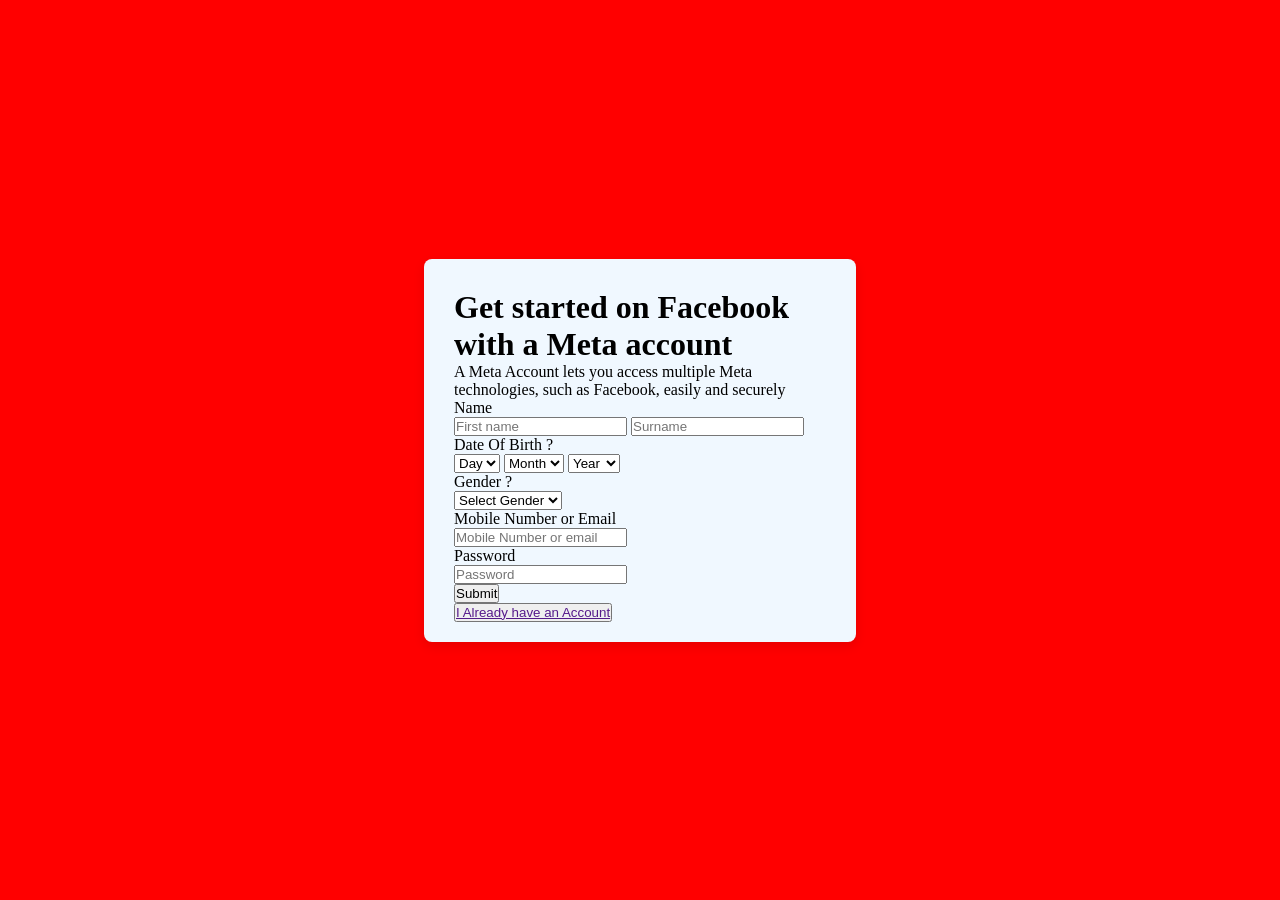
<file: HTML/Class 13/signup.html>
<!DOCTYPE html>
<html lang="en">
<head>
    <meta charset="UTF-8">
    <meta name="viewport" content="width=device-width, initial-scale=1.0">
    <title>Facebook signup Page</title>
    <link rel="stylesheet" href="signup.css">

</head>
<body>
    <form id="Main-container">
        <div id="Heading-section">
            <h1>Get started on Facebook with a Meta account</h1>
            <p>A Meta Account lets you access multiple Meta technologies, such as Facebook, easily and securely</p>
        </div>
        <div id="Name-fields">
            <p>Name</p>
            <input type="Username" placeholder="First name"> <input type="username" placeholder="Surname">
        </div>
        <div id="DOB">
            <p>Date Of Birth ?</p>
            <select name="Bithday_day" id="day" >
    <option value="hidden">Day</option>
    <option value="1">1</option>
    <option value="2">2</option>
    <option value="3">3</option>
    <option value="4">4</option>
    <option value="5">5</option>
    <option value="6">6</option>
    <option value="7">7</option>
    <option value="8">8</option>
    <option value="9">9</option>
    <option value="10">10</option>
    <option value="11">11</option>
    <option value="12">12</option>
    <option value="13">13</option>
    <option value="14">14</option>
    <option value="15">15</option>
    <option value="16">16</option>
    <option value="17">17</option>
    <option value="18">18</option>
    <option value="19">19</option>
    <option value="20">20</option>
    <option value="21">21</option>
    <option value="22">22</option>
    <option value="23">23</option>
    <option value="24">24</option>
    <option value="25">25</option>
    <option value="26">26</option>
    <option value="27">27</option>
    <option value="28">28</option>
    <option value="29">29</option>
    <option value="30">30</option>
            </select>
            <select name="month" id="month">
    <option value="" disabled selected hidden>Month</option>
    <option value="1">Jan</option>
    <option value="2">Feb</option>
    <option value="3">Mar</option>
    <option value="4">Apr</option>
    <option value="5">May</option>
    <option value="6">Jun</option>
    <option value="7">Jul</option>
    <option value="8">Aug</option>
    <option value="9">Sep</option>
    <option value="10">Oct</option>
    <option value="11">Nov</option>
    <option value="12">Dec</option>
            </select>
            <select name="year" id="year">
    <option value="" disabled selected hidden>Year</option>
    <option value="2026">2026</option>
    <option value="2025">2025</option>
    <option value="2024">2024</option>
    <option value="2023">2023</option>
    <option value="2022">2022</option>
    <option value="2021">2021</option>
    <option value="2020">2020</option>
    <option value="2019">2019</option>
    <option value="2018">2018</option>
    <option value="2017">2017</option>
    <option value="2016">2016</option>
    <option value="2015">2015</option>
    <option value="2014">2014</option>
    <option value="2013">2013</option>
    <option value="2012">2012</option>
    <option value="2011">2011</option>
    <option value="2010">2010</option>
    <option value="2009">2009</option>
    <option value="2008">2008</option>
    <option value="2007">2007</option>
    <option value="2006">2006</option>
    <option value="2005">2005</option>
    <option value="2004">2004</option>
    <option value="2003">2003</option>
    <option value="2002">2002</option>
    <option value="2001">2001</option>
    <option value="2000">2000</option>
    <option value="1999">1999</option>
    <option value="1998">1998</option>
    <option value="1997">1997</option>
    <option value="1996">1996</option>
    <option value="1995">1995</option>
    <option value="1994">1994</option>
    <option value="1993">1993</option>
    <option value="1992">1992</option>
    <option value="1991">1991</option>
    <option value="1990">1990</option>
    <option value="1989">1989</option>
    <option value="1988">1988</option>
    <option value="1987">1987</option>
    <option value="1986">1986</option>
    <option value="1985">1985</option>
    <option value="1984">1984</option>
    <option value="1983">1983</option>
    <option value="1982">1982</option>
    <option value="1981">1981</option>
    <option value="1980">1980</option>
    <option value="1979">1979</option>
    <option value="1978">1978</option>
    <option value="1977">1977</option>
    <option value="1976">1976</option>
    <option value="1975">1975</option>
    <option value="1974">1974</option>
    <option value="1973">1973</option>
    <option value="1972">1972</option>
    <option value="1971">1971</option>
    <option value="1970">1970</option>
    <option value="1969">1969</option>
    <option value="1968">1968</option>
    <option value="1967">1967</option>
    <option value="1966">1966</option>
    <option value="1965">1965</option>
    <option value="1964">1964</option>
    <option value="1963">1963</option>
    <option value="1962">1962</option>
    <option value="1961">1961</option>
    <option value="1960">1960</option>
    <option value="1959">1959</option>
    <option value="1958">1958</option>
    <option value="1957">1957</option>
    <option value="1956">1956</option>
    <option value="1955">1955</option>
    <option value="1954">1954</option>
    <option value="1953">1953</option>
    <option value="1952">1952</option>
    <option value="1951">1951</option>
    <option value="1950">1950</option>
            </select>
            
            <div id="Gender-section">
                <p>Gender ?</p>
                <select name="Gender" id="Gender">
                    <option value="disable">Select Gender</option>
                    <option value="1">Male</option>
                    <option value="2">Female</option>
                    <option value="3">Custom</option>
                </select>
            </div>

            <div id="Mobile-email">
                <p>Mobile Number or Email</p>
                <input type="email" placeholder="Mobile Number or email ">
            </div>

            <div id="Password">
                <p>Password</p>
                <input type="password" placeholder="Password">
            </div>

            <div id="btn">
                <button>Submit</button>
            </div>

            <div id="Already-btn">
                <button><a href="">I Already have  an Account</a></button>
            </div>
        </div>
    </form>
    
</body>
</html>
</file>
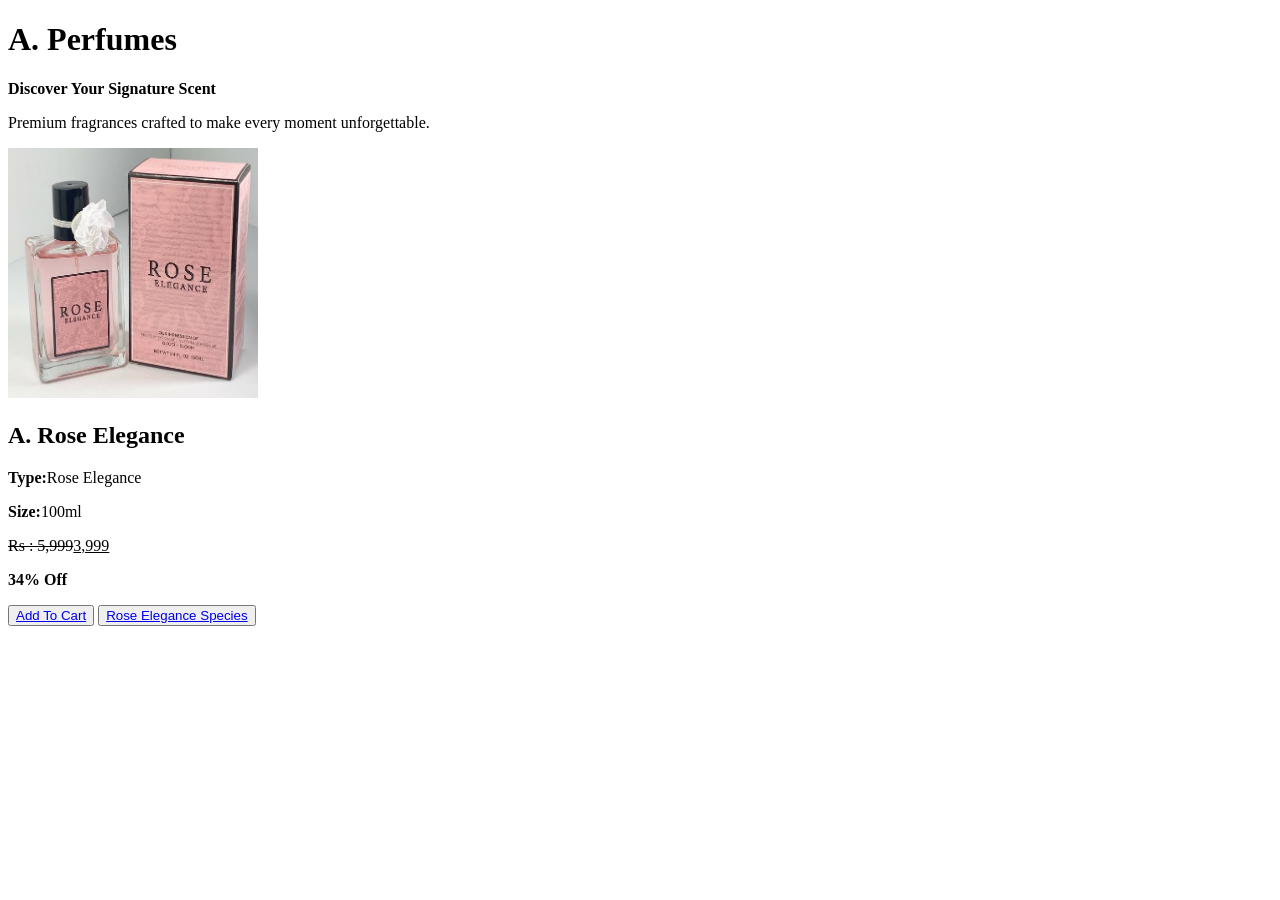
<file: HTML/Class 2/A.html>
<!DOCTYPE html>
<html lang="en">
<head>
    <title>A. Perfumes </title>
</head>
<body>
    <H1>A. Perfumes </H1>
    <p><b>Discover Your Signature Scent</b></p>
    <p>Premium fragrances crafted to make every moment unforgettable.</p>
    <img src="Image/images.jfif" alt="" width="250px" height="250px">
    <h2>A. Rose Elegance </h2>
    <p><b>Type:</b>Rose Elegance </p>
    <p><b>Size:</b>100ml</p>
    <p><del>Rs : 5,999</del><ins>3,999</ins></p>
    <p><b>34% Off</b></p>
    <button>
        <a href="shop.html">Add To Cart</a>
       
    </button>
    <button>
         <a href="species.html">Rose Elegance Species </a>
    </button>


    
</body>
</html>
</file>
<file: HTML/Class 10/style.css>
* {
    margin: 0;
    padding: 0;
    box-sizing: border-box;
    font-family: sans-serif;
    
}

body {
    width: 100vw;
    height: 100vh;
    display: flex;
    justify-content: center;
    background: url(image/images.jfif);
    background-size: cover;
    background-position: center;
    align-items: center;


}

.container {
    width: 500px;
    height: 550px;
    background-color: rgba(0, 0, 0, 0.5);
    backdrop-filter: blur(10px);
    display: flex;
    flex-direction: column;
    justify-content: center;
    align-items: center;
    border-radius: 15px;
    border: 3px solid rgba(255, 255, 255, 0.3);
    padding: 30px;
    box-sizing: border-box;
    

}

h1 {
color: white;
padding: 20px 0;
text-align: center;
font-size: 40px;

}

.form-group {
    
    width: 400px;
    margin: 20px , 0;

}

.form-group  input {
    width: 100%;
    height: 50px;
    padding: 0 20px;
    border: none;
    outline: none;
    font-size: 1em;
     margin-bottom: 20px;
}

.form-group textarea {
    border: none;
    outline: none;
    width: 100%;
    resize: none;
    padding: 20px;
    font-size: 1em;
    margin-bottom: 20px;

}

#button {
    width: 40%;
    height: 50px;
    font-size: 1.5em;
    text-transform: uppercase;
    font-weight: 600;
    background-color: dodgerblue;
    color: white;
    border: none;
    transition: 0.5s;
    cursor: pointer;
}

#button:hover  {
    background: rgba(0, 0, 0, 0.5);
}
</file>
<file: HTML/Class 11/style.css>
/* Normal browser reset */
* {
    margin: 0;
    padding: 0;
    font-family: 'Arial', sans-serif;
}

body {
    background-color: deepskyblue;
    padding-top: 80px;
}

/* Login card wrapper */
.login-container {
    background: #ffffff;
    width: 380px;
    margin: 0 auto;
    padding: 35px;
    border: 1px solid #dddddd;
    border-radius: 6px;
}

.login-container h2 {
    text-align: center;
    color: #333333;
    margin-bottom: 5px;
}

.login-container p {
    text-align: center;
    color: #777777;
    font-size: 13px;
    margin-bottom: 25px;
}


.form-control {
    margin-bottom: 18px;
}

.form-control label {
    display: block;
    margin-bottom: 6px;
    color: #444444;
    font-size: 14px;
    font-weight: bold;
}

.form-control input {
    width: 94%; 
    padding: 10px;
    border: 1px solid #b3b3b3;
    border-radius: 4px;
    font-size: 14px;
}

.extra-links {
    margin-bottom: 20px;
    text-align: right;
}

.extra-links a, 
.signup-link a {
    color: #0066cc;
    font-size: 13px;
    text-decoration: none;
}

.extra-links a:hover, 
.signup-link a:hover {
    text-decoration: underline;
}

.login-btn {
    width: 100%;
    background-color: #0066cc; 
    color: white;
    padding: 12px;
    border: none;
    border-radius: 4px;
    font-size: 16px;
    font-weight: bold;
    cursor: pointer;
}

.login-btn:hover {
    background-color: #004499;
}

.signup-link {
    text-align: center;
    margin-top: 20px;
    font-size: 13px;
    color: #555555;
}
</file>
<file: HTML/Class 12/style.css>
* {
    margin: 0;
    padding: 0;
    box-sizing: border-box;
    font-family: Arial, sans-serif;
}

body {
    background-color: #d1d8e0;
    display: flex;
    justify-content: center;
    align-items: center;
    min-height: 100vh;
}


.calculator-box {
    background-color: #333333; 
    padding: 20px;
    border-radius: 10px;
    box-shadow: 5px 5px 15px rgba(0,0,0,0.3);
    width: 320px;
}


.display {
    width: 100%;
    height: 60px;
    background-color: #a4b0be; 
    border: none;
    border-radius: 5px;
    margin-bottom: 20px;
    text-align: right;
    padding: 15px;
    font-size: 28px;
    color: #1e272e;
    font-weight: bold;
}

.buttons-grid {
    display: grid;
    grid-template-columns: repeat(4, 1fr);
    gap: 10px;
}


.btn {
    padding: 15px;
    font-size: 18px;
    font-weight: bold;
    border: none;
    border-radius: 5px;
    cursor: pointer;
    background-color: #f1f2f6;
    color: #2f3542;
}

.btn:hover {
    background-color: #dfe4ea;
}

.btn-op {
    background-color: #ffa502;
    color: white;
}

.btn-op:hover {
    background-color: #ff7f50;
}

.btn-clear {
    background-color: #ff4757;
    color: white;
}


.btn-equal {
    background-color: #2ed573;
    color: white;
}
</file>
<file: HTML/Class 13/style.css>
#container {
    display: flex;
    
}

#left-box {
    
    
    height: 100vh;
    width: 50%;
    display: flex;
    justify-content: center;
    align-items: center;
    padding: 20px;
    border: 1px solid grey;

}

#Right-box {
    
    height: 100vh;
    width: 50%;
    display: flex;
    flex-direction: column;
    align-items: center;
    justify-content: center;
    
}

* {
    margin: 0;
}

#left-box > div > img  {
    height: 600px;
    width: 650px;
}

#left-box h1 {
  font-family: "Roboto Mono", monospace;
  font-optical-sizing: auto;
  font-weight: weight;
  font-style: normal;
  font-size: 50px;
}

#fb-logo {
    height: 70px;
    width: 70px;
    position: absolute;
    top: 50px;
    left: 50px;
}




#blue {
    color:cornflowerblue
}

#Right-box > h1 {
    margin-bottom: 10px;
    font-family: "Roboto Mono", monospace;
  font-optical-sizing: auto;
  font-weight: weight;
  font-style: normal;
  font-size: 20px;
  padding-right: 15px;

}

#input-forms {
    width: 500px;
}

#input-forms > #email , #input-forms > #password {
    width: 100%;
    margin-bottom: 20px;
    
}

#email > input , #password > input {
    width: 100%;
    height: 40px;
    border-radius: 10px;
    padding-left: 15px;
    border: 1px solid gray;
}

#login-button  {
    width: 100%;
   
    

}

#login-button > button {
    width: 100%;
    height: 40px;
    background-color: cornflowerblue;
    color: white;
    font-weight: bold;
    font-size: 20px;
    border-radius: 20px;
    border: none;
    cursor: pointer;
}

#login-button > button:hover {
    color: darkgrey;
}

#forgot-password  {
    width: 100%;
    margin-top: 20px;
   
    

}

#forgot-password > button {
    width: 100%;
    height: 40px;
    color: black;
    background-color: white;
    font-size: 15px;
    border-radius: 20px;
    border: none;
    cursor: pointer;
    
}

#forgot-password > button:hover  {
    color: darkgrey;
}

#new-acc > button {
    width: 100%;
    height: 40px;
    background-color: white;
    color: cornflowerblue;
    font-size: 15px;
    border-radius: 20px;
    border: none;
    cursor: pointer;
}

#new-acc {
    width: 100%;
    margin-top: 35px;
    border: 1px solid cornflowerblue;
    border-radius: 20px;
}

#new-acc > button:hover {
    color: darkgrey;
}
</file>
<file: HTML/Class 14/style.css>
* {
    margin: 0;
    padding: 0;
    box-sizing: border-box;
}

body {
    font-family: Arial, sans-serif;
    color: #222;
}

nav {
    height: 115px;
    background: #000;
    display: flex;
    align-items: center;
    justify-content: space-between;
    padding: 0 130px;
}

.logo img {
    width: 200px;
    display: block;
}

.links {
    display: flex;
    align-items: center;
    gap: 28px;
}

.links a {
    color: white;
    text-decoration: none;
    font-size: 16px;
}

.franchise {
    border: 1px solid white;
    padding: 16px 22px;
    border-radius: 30px;
}

.order {
    background: #ed1c24;
    padding: 14px 12px 14px 22px;
    border-radius: 30px;
}

.order span {
    background: white;
    color: #ed1c24;
    display: inline-flex;
    width: 32px;
    height: 32px;
    border-radius: 50%;
    align-items: center;
    justify-content: center;
    margin-left: 10px;
}


.banner {
    width: 100%;
}

.banner img {
    width: 100%;
    height: 500px;
    object-fit: cover;
    display: block;
}


.welcome {
    text-align: center;
    padding: 80px 10%;
}

.welcome h1 {
    font-size: 38px;
    margin-bottom: 10px;
}

.welcome h2 {
    font-size: 30px;
    font-weight: normal;
}

.welcome p {
    max-width: 700px;
    margin: 20px auto;
    line-height: 1.7;
    color: #666;
}

.boxes {
    display: flex;
    justify-content: center;
    gap: 25px;
    margin-top: 45px;
}

.boxes div {
    width: 30%;
}

.boxes img {
    width: 100%;
    height: 180px;
    object-fit: contain;
}

button {
    padding: 12px 25px;
    border: 1px solid #555;
    background: white;
    border-radius: 25px;
    cursor: pointer;
    margin-top: 15px;
}


.dark {
    background: #0b0b0b;
    color: white;
    padding: 80px 10%;
    text-align: center;
}

.dark h1 {
    font-size: 36px;
}

.dark h2 {
    font-size: 28px;
    font-weight: normal;
    margin-top: 8px;
}

.restaurant {
    display: flex;
    align-items: center;
    justify-content: space-between;
    gap: 60px;
    margin-top: 70px;
    text-align: left;
}

.restaurant img {
    width: 48%;
    height: 330px;
    object-fit: cover;
}

.restaurant-text {
    width: 45%;
}

.restaurant-text h2 {
    margin: 12px 0;
}

.restaurant-text p {
    line-height: 1.7;
    color: #ccc;
}

.red {
    color: #ed1c24 !important;
    font-weight: bold;
}

.restaurant button {
    background: #ed1c24;
    color: white;
    border: none;
}

.reverse {
    flex-direction: row-reverse;
}


.franchise-section {
    text-align: center;
    padding: 90px 20%;
}

.franchise-section h1 {
    font-size: 38px;
}

.franchise-section h2 {
    font-size: 30px;
    margin-top: 8px;
}

.franchise-section p {
    margin: 25px auto;
    line-height: 1.7;
    color: #666;
    max-width: 650px;
}

.franchise-section button,
.order-section button {
    background: #ed1c24;
    color: white;
    border: none;
}


.about {
    text-align: center;
    padding: 80px 20%;
    background: #f5f5f5;
}

.about h1 {
    font-size: 38px;
    margin-bottom: 25px;
}

.about p {
    line-height: 1.8;
    color: #555;
}


.publications {
    padding: 80px 10%;
    text-align: center;
}

.publications h1 {
    font-size: 38px;
    margin-bottom: 40px;
}

.cards {
    display: flex;
    justify-content: center;
    gap: 25px;
}

.cards div {
    width: 31%;
    padding: 35px 25px;
    border: 1px solid #ddd;
}

.cards h2 {
    margin-bottom: 15px;
}

.cards p {
    color: #666;
    line-height: 1.6;
}


.order-section {
    background: #111;
    color: white;
    text-align: center;
    padding: 80px 20px;
}

.order-section h1 {
    font-size: 40px;
}

.order-section p {
    margin-top: 15px;
    color: #ccc;
}


footer {
    background: #000;
    color: white;
    display: flex;
    justify-content: space-between;
    padding: 60px 10%;
    gap: 50px;
}

footer div {
    width: 30%;
}

footer img {
    width: 180px;
    margin-bottom: 20px;
}

footer p {
    color: #aaa;
    line-height: 1.7;
}

footer h3 {
    margin-bottom: 20px;
}

footer a {
    display: block;
    color: #aaa;
    text-decoration: none;
    margin: 12px 0;
}


@media (max-width: 900px) {

    nav {
        padding: 20px;
        height: auto;
        flex-direction: column;
        gap: 25px;
    }

    .links {
        flex-wrap: wrap;
        justify-content: center;
    }

    .boxes {
        flex-direction: column;
        align-items: center;
    }

    .boxes div {
        width: 80%;
    }

    .restaurant,
    .reverse {
        flex-direction: column;
    }

    .restaurant img,
    .restaurant-text {
        width: 100%;
    }

    .cards {
        flex-direction: column;
        align-items: center;
    }

    .cards div {
        width: 80%;
    }

    footer {
        flex-direction: column;
    }

    footer div {
        width: 100%;
    }
}
</file>
<file: HTML/class 18/style.css>
* {
    margin: 0;
    padding: 0;
    box-sizing: border-box;
}

body {
    font-family: Arial, sans-serif;
    background-color: #f8f9fa;
}

#Navbar {
    display: flex;
    align-items: center;
    justify-content: space-between;
    padding: 15px 25px;
    background-color: white;
    box-shadow: 0 2px 8px rgba(0, 0, 0, 0.08);
}

#Navbar > a {
    color: #212529;
    font-size: 20px;
    font-weight: 600;
    text-decoration: none;
}

#Categories {
    display: flex;
    align-items: center;
    gap: 20px;
}

#Categories > a {
    color: #333333;
    font-size: 16px;
    font-weight: 400;
    text-decoration: none;
    transition: 0.2s ease;
}

#Navbar a:hover {
    color: #0d6efd;
}

#btn {
    display: flex;
    align-items: center;
    gap: 10px;
}

#btn button {
    padding: 8px 16px;
    border: 1px solid #0d6efd;
    border-radius: 5px;
    background-color: white;
    color: #0d6efd;
    font-size: 14px;
    cursor: pointer;
    transition: 0.2s ease;
}

#btn button:hover {
    background-color: #0d6efd;
    color: white;
}

#btn button:last-child {
    background-color: #0d6efd;
    color: white;
}

#btn button:last-child:hover {
    background-color: #0b5ed7;
}


#mens {
    padding: 40px 25px;
}

#mens h2 {
    font-size: 28px;
    color: #212529;
    margin-bottom: 25px;
}

.product-container {
    display: grid;
    grid-template-columns: repeat(4, 1fr);
    gap: 25px;
}

.product-card {
    background-color: white;
    border-radius: 8px;
    padding: 15px;
    text-align: center;
    box-shadow: 0 2px 10px rgba(0, 0, 0, 0.08);
}

.product-card img {
    width: 100%;
    height: 220px;
    object-fit: cover;
    border-radius: 5px;
}

.product-card h3 {
    font-size: 18px;
    margin: 15px 0 10px;
}

.product-card p {
    color: #0d6efd;
    font-size: 17px;
    font-weight: bold;
    margin-bottom: 15px;
}

.product-card button {
    background-color: #0d6efd;
    color: white;
    border: none;
    padding: 10px 16px;
    border-radius: 5px;
    cursor: pointer;
}

.product-card button:hover {
    background-color: #0b5ed7;
}


#womens,
#kids {
    padding: 40px 25px;
}

#womens h2,
#kids h2 {
    font-size: 28px;
    color: #212529;
    margin-bottom: 25px;
}
 


/* Tablet Responsive */
@media (max-width: 992px) {
    #Navbar {
        padding: 15px 18px;
        flex-wrap: wrap;
        gap: 15px;
    }

    #Categories {
        gap: 14px;
        flex-wrap: wrap;
    }

    .product-container {
        grid-template-columns: repeat(2, 1fr);
        gap: 20px;
    }
}

/* Mobile Responsive */
@media (max-width: 600px) {
    #Navbar {
        flex-direction: column;
        align-items: center;
        padding: 15px 12px;
        gap: 18px;
    }

    #Navbar > a {
        font-size: 20px;
    }

    #Categories {
        width: 100%;
        justify-content: center;
        gap: 12px 16px;
        flex-wrap: wrap;
    }

    #Categories > a {
        font-size: 14px;
    }

    #btn {
        justify-content: center;
        width: 100%;
    }

    #btn button {
        padding: 8px 14px;
    }

    #mens,
    #womens,
    #kids {
        padding: 28px 12px;
    }

    #mens h2,
    #womens h2,
    #kids h2 {
        font-size: 23px;
        margin-bottom: 18px;
    }

    .product-container {
        grid-template-columns: repeat(2, minmax(0, 1fr));
        gap: 12px;
    }

    .product-card {
        padding: 10px;
        min-width: 0;
    }

    .product-card img {
        width: 100%;
        height: 150px;
        object-fit: cover;
    }

    .product-card h3 {
        font-size: 14px;
        margin: 10px 0 8px;
    }

    .product-card p {
        font-size: 15px;
        margin-bottom: 10px;
    }

    .product-card button {
        padding: 8px 10px;
        font-size: 12px;
        max-width: 100%;
    }
}

/* Extra Small Mobile */
@media (max-width: 360px) {
    .product-container {
        grid-template-columns: 1fr;
    }

    .product-card img {
        height: 220px;
    }
}
</file>
<file: HTML/Class 7/style.css>
body {
    background-color: black;
}

h1 {
    color: white;
    text-align: center;
    font-family: 'Franklin Gothic Medium', 'Arial Narrow', Arial, sans-serif;
    
    
}

p {
    color: antiquewhite;
    text-align: center;
   
}
</file>
<file: HTML/Class 13/signup.css>
* {
    margin: 0;
    padding: 0;
    box-sizing: border-box;
}

body {
    display: flex;
    align-items: center;
    justify-content: center;
    min-height: 100vh;
    background-color: red
    
}

#Main-container {
    background-color: aliceblue;
    height: auto;
    padding: 20px 30px;        
    border-radius: 8px;        
    box-shadow: 0 4px 12px rgba(0, 0, 0, 0.1); 
    width: 100%;
    max-width: 432px;
}

#Heading-section {
    margin-top: 10px;
}
</file>
